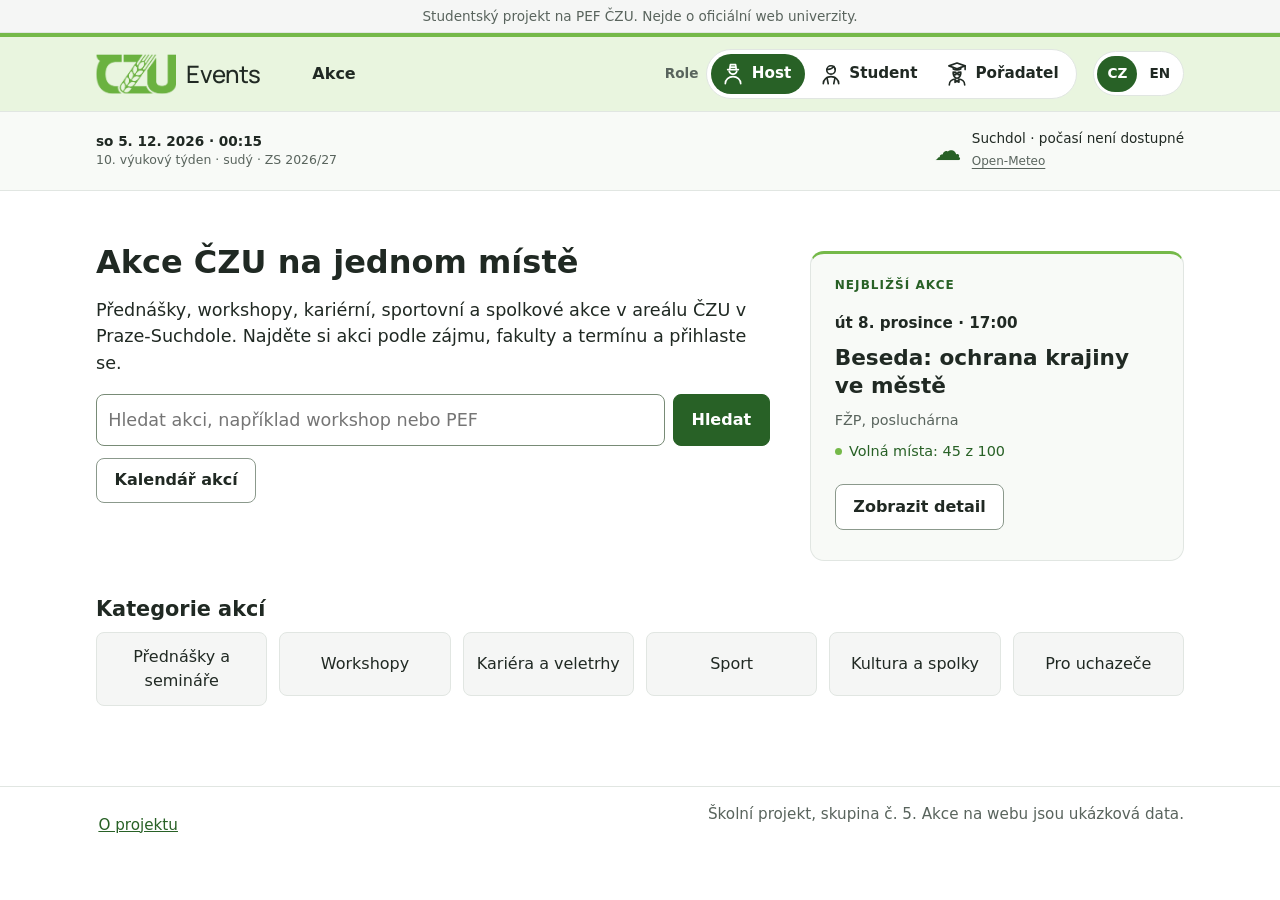
<file: index.html>
<!DOCTYPE html>
<html lang="cs">
<head>
  <meta charset="utf-8">
  <meta name="viewport" content="width=device-width, initial-scale=1">
  <title>Akce ČZU – přednášky, workshopy a akce v Suchdole | ČZU Events</title>
  <meta name="description" content="Všechny akce na ČZU na jednom místě: přednášky, workshopy, kariérní a sportovní akce. Najděte akci a přihlaste se.">
  <link rel="icon" href="img/favicon.svg" type="image/svg+xml">
  <link rel="stylesheet" href="css/style.css">
  <script src="js/role.js"></script>
  <script src="js/jazyk.js" defer></script>
  <script src="js/data.js" defer></script>
  <script src="js/app.js" defer></script>
  <script src="js/prehled.js" defer></script>
  <script src="js/uvod.js" defer></script>
</head>
<body data-koren="">
  <a class="preskocit" href="#obsah">Přeskočit na obsah</a>

  <header>
    <p class="projekt-lista">Studentský projekt na PEF ČZU. Nejde o oficiální web univerzity.</p>

    <div class="zahlavi">
      <div class="obal zahlavi-obsah">
        <a class="logo" href="index.html" aria-label="ČZU Events">
          <span class="logo-znak"><img src="img/czu-logo.png" alt="" width="447" height="447"></span>
          <span>Events</span>
        </a>
        <button type="button" class="menu-tlacitko" id="menu-tlacitko" aria-expanded="false" aria-controls="menu">
          <span aria-hidden="true">☰</span>
          <span class="skryte-vizualne">Menu</span>
        </button>
        <div class="menu" id="menu">
          <nav class="navigace" aria-label="Hlavní navigace">
            <ul>
              <li data-role="student poradatel"><a href="moje-akce.html">Moje akce</a></li>
              <li><a href="akce.html">Akce</a></li>
              <li data-role="poradatel"><a href="poradatel.html">Pro pořadatele</a></li>
            </ul>
          </nav>
          <fieldset class="role">
            <legend class="skryte-vizualne">Role</legend>
            <span class="role-popisek" aria-hidden="true">Role</span>
            <div class="role-volby">
              <input class="role-vstup" type="radio" name="role" id="role-host" value="host">
              <label class="role-volba" for="role-host" title="Host">
                <svg class="role-ikona" viewBox="0 0 32 32" width="28" height="28" aria-hidden="true" focusable="false"><path d="M9.5 10.5h13" stroke-width="2.2"/><path d="M12 10.5 12.8 4.5h6.4l.8 6"/><path d="M12.6 7.6h6.8"/><path d="M11.3 12.6a4.9 4.9 0 0 0 9.4 0"/><path d="M6.5 28c0-5.2 4.3-8.8 9.5-8.8s9.5 3.6 9.5 8.8"/></svg>
                <span>Host</span>
              </label>
              <input class="role-vstup" type="radio" name="role" id="role-student" value="student">
              <label class="role-volba" for="role-student" title="Student">
                <svg class="role-ikona" viewBox="0 0 32 32" width="28" height="28" aria-hidden="true" focusable="false"><circle cx="16" cy="11" r="5.2"/><path d="M10.9 10.2c2.4.3 6.4-.6 8.6-3.6 1 1.6 1.4 2.4 1.6 3.4"/><path d="M6.5 28c0-5.2 4.3-8.8 9.5-8.8s9.5 3.6 9.5 8.8"/><path d="M11 20.4 12.6 28M21 20.4 19.4 28"/></svg>
                <span>Student</span>
              </label>
              <input class="role-vstup" type="radio" name="role" id="role-poradatel" value="poradatel">
              <label class="role-volba" for="role-poradatel" title="Pořadatel">
                <svg class="role-ikona" viewBox="0 0 32 32" width="28" height="28" aria-hidden="true" focusable="false"><path d="M16 2.4 26 6 16 9.6 6 6z"/><path d="M11.4 8v1.9c1.4.7 3 1 4.6 1s3.2-.3 4.6-1V8"/><path d="M26 6v4.6"/><circle cx="13.4" cy="15.4" r="1.7"/><circle cx="18.6" cy="15.4" r="1.7"/><path d="M15.1 15.4h1.8"/><path d="M11.3 13.6c-.2 4.6 2 7.6 4.7 7.6s4.9-3 4.7-7.6"/><path d="M6.5 29.4c0-4.3 3.5-7 7.9-7.2M25.5 29.4c0-4.3-3.5-7-7.9-7.2"/><path d="M13.6 23.6 16 24.8l2.4-1.2v2.6L16 25l-2.4 1.2z"/></svg>
                <span>Pořadatel</span>
              </label>
            </div>
          </fieldset>
        </div>
        <div class="jazyk" role="group" aria-label="Jazyk">
          <button type="button" class="jazyk-volba" data-jazyk-volba="cs" lang="cs" aria-pressed="true">CZ<span class="skryte-vizualne" translate="no"> – čeština</span></button>
          <button type="button" class="jazyk-volba" data-jazyk-volba="en" lang="en" aria-pressed="false">EN<span class="skryte-vizualne" translate="no"> – English</span></button>
        </div>
      </div>
    </div>
    <div class="denni-prehled" role="region" aria-label="Dnešní přehled">
      <div class="obal prehled-obsah">
        <div class="prehled-dnes">
          <time class="prehled-datum"></time>
          <span class="prehled-tyden"></span>
        </div>
        <div class="prehled-pocasi">
          <span class="prehled-pocasi-ikona" aria-hidden="true">☁</span>
          <div><span class="prehled-pocasi-text">Suchdol</span><a class="prehled-pocasi-zdroj" href="https://open-meteo.com/">Open-Meteo</a></div>
        </div>
        <div class="prehled-profil">
          <span class="prehled-avatar" aria-hidden="true"></span>
          <span class="prehled-role-text"></span>
        </div>
      </div>
    </div>
  </header>

  <main id="obsah" class="obal">
    <section class="uvod-hlavni" aria-labelledby="uvod-nadpis">
      <div class="uvod-text">
      <h1 id="uvod-nadpis">Akce ČZU na jednom místě</h1>
      <p>Přednášky, workshopy, kariérní, sportovní a spolkové akce v areálu ČZU v Praze-Suchdole. Najděte si akci podle zájmu, fakulty a termínu a přihlaste se.</p>
      <form class="velke-hledani" action="akce.html" method="get" role="search">
        <label class="skryte-vizualne" for="q">Hledat akci</label>
        <input type="search" id="q" name="q" placeholder="Hledat akci, například workshop nebo PEF">
        <button type="submit" class="tlacitko tlacitko-plne">Hledat</button>
      </form>
      <a class="tlacitko" href="akce.html?zobrazeni=kalendar">Kalendář akcí</a>
      </div>
      <aside class="uvod-tip" aria-labelledby="tip-nadpis" hidden>
        <h2 id="tip-nadpis">Nejbližší akce</h2>
        <div id="tip-obsah" aria-busy="true"></div>
      </aside>
    </section>

    <section class="sekce" aria-labelledby="kategorie-nadpis">
      <h2 id="kategorie-nadpis">Kategorie akcí</h2>
      <ul class="dlazdice">
        <li><a href="akce.html?kategorie=Přednášky+a+semináře">Přednášky a semináře</a></li>
        <li><a href="akce.html?kategorie=Workshopy">Workshopy</a></li>
        <li><a href="akce.html?kategorie=Kariéra+a+veletrhy">Kariéra a veletrhy</a></li>
        <li><a href="akce.html?kategorie=Sport">Sport</a></li>
        <li><a href="akce.html?kategorie=Kultura+a+spolky">Kultura a spolky</a></li>
        <li><a href="akce.html?kategorie=Pro+uchazeče">Pro uchazeče</a></li>
      </ul>
    </section>

    <p id="chyba" role="alert" hidden></p>

    <section class="sekce" id="dalsi-akce" aria-labelledby="nejblizsi-nadpis">
      <h2 id="nejblizsi-nadpis">Další nadcházející akce</h2>
      <ul class="seznam-akci" id="nejblizsi"></ul>
      <noscript>
        <p>Seznam akcí se načítá JavaScriptem. Ukázkové akce: <a href="akce/internetove-technologie-20-11-2026.html">Internetové technologie – client side</a>, <a href="akce/karierni-veletrh-czu-25-11-2026.html">Kariérní veletrh ČZU</a>, <a href="akce/den-otevrenych-dveri-czu-27-11-2026.html">Den otevřených dveří ČZU</a>.</p>
      </noscript>
      <p><a class="tlacitko" href="akce.html">Zobrazit všechny akce</a></p>
    </section>
  </main>

  <footer class="paticka">
    <div class="obal paticka-obsah">
      <p><a href="o-projektu.html">O projektu</a></p>
      <p>Školní projekt, skupina č. 5. Akce na webu jsou ukázková data.</p>
    </div>
  </footer>
</body>
</html>
</file>
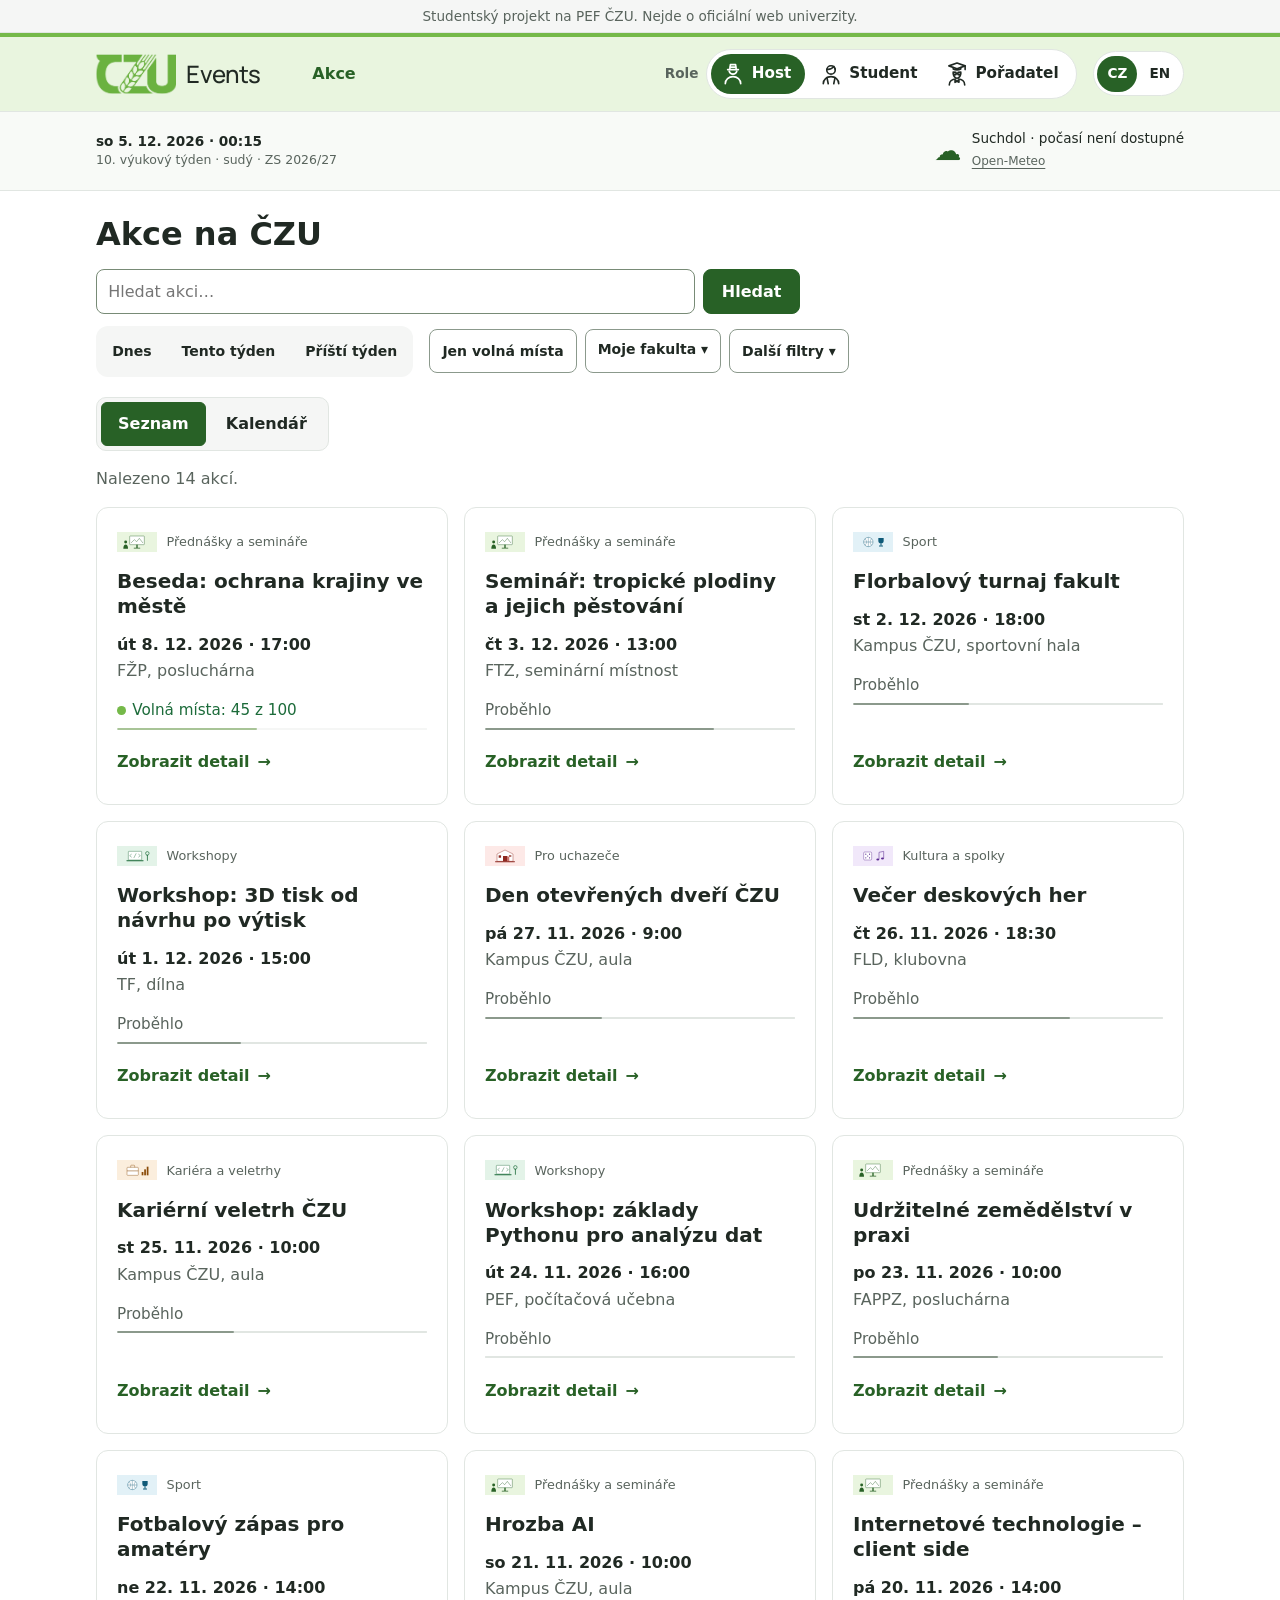
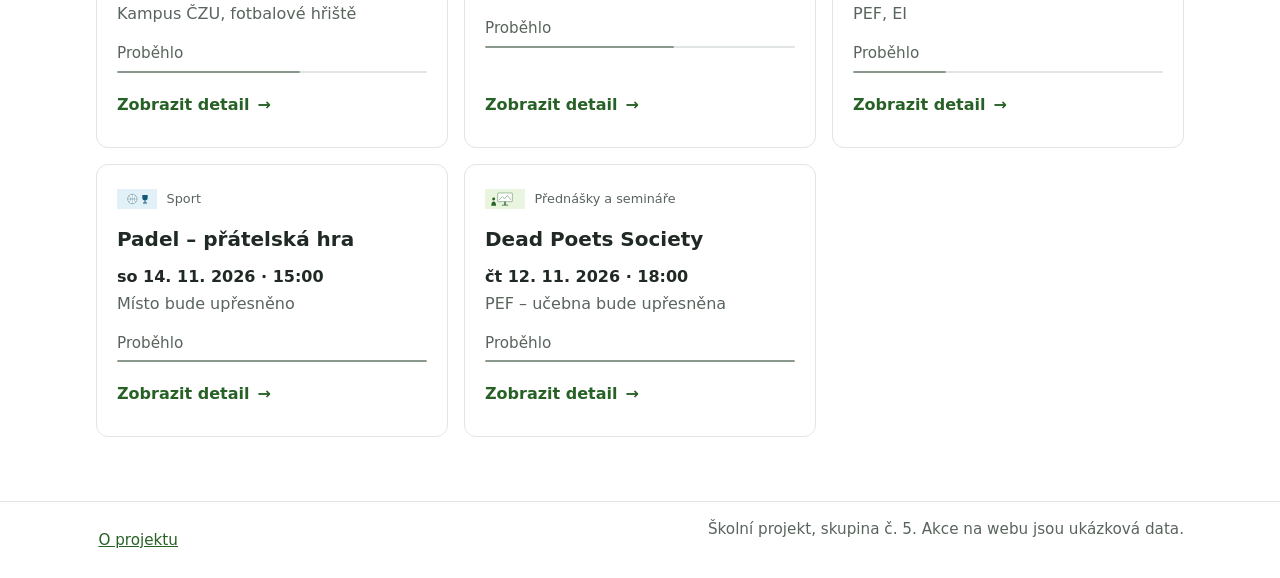
<file: akce.html>
<!DOCTYPE html>
<html lang="cs">
<head>
  <meta charset="utf-8">
  <meta name="viewport" content="width=device-width, initial-scale=1">
  <title>Program akcí ČZU – filtrujte podle fakulty a termínu | ČZU Events</title>
  <meta name="description" content="Přehled a kalendář akcí na ČZU. Filtrujte podle kategorie, fakulty a termínu a zobrazte jen akce s volnými místy.">
  <link rel="icon" href="img/favicon.svg" type="image/svg+xml">
  <link rel="stylesheet" href="css/style.css">
  <script src="js/role.js"></script>
  <script src="js/jazyk.js" defer></script>
  <script src="js/data.js" defer></script>
  <script src="js/app.js" defer></script>
  <script src="js/prehled.js" defer></script>
  <script src="js/katalog.js" defer></script>
</head>
<body data-koren="">
  <a class="preskocit" href="#obsah">Přeskočit na obsah</a>

  <header>
    <p class="projekt-lista">Studentský projekt na PEF ČZU. Nejde o oficiální web univerzity.</p>

    <div class="zahlavi">
      <div class="obal zahlavi-obsah">
        <a class="logo" href="index.html" aria-label="ČZU Events">
          <span class="logo-znak"><img src="img/czu-logo.png" alt="" width="447" height="447"></span>
          <span>Events</span>
        </a>
        <button type="button" class="menu-tlacitko" id="menu-tlacitko" aria-expanded="false" aria-controls="menu">
          <span aria-hidden="true">☰</span>
          <span class="skryte-vizualne">Menu</span>
        </button>
        <div class="menu" id="menu">
          <nav class="navigace" aria-label="Hlavní navigace">
            <ul>
              <li data-role="student poradatel"><a href="moje-akce.html">Moje akce</a></li>
              <li><a href="akce.html" aria-current="page">Akce</a></li>
              <li data-role="poradatel"><a href="poradatel.html">Pro pořadatele</a></li>
            </ul>
          </nav>
          <fieldset class="role">
            <legend class="skryte-vizualne">Role</legend>
            <span class="role-popisek" aria-hidden="true">Role</span>
            <div class="role-volby">
              <input class="role-vstup" type="radio" name="role" id="role-host" value="host">
              <label class="role-volba" for="role-host" title="Host">
                <svg class="role-ikona" viewBox="0 0 32 32" width="28" height="28" aria-hidden="true" focusable="false"><path d="M9.5 10.5h13" stroke-width="2.2"/><path d="M12 10.5 12.8 4.5h6.4l.8 6"/><path d="M12.6 7.6h6.8"/><path d="M11.3 12.6a4.9 4.9 0 0 0 9.4 0"/><path d="M6.5 28c0-5.2 4.3-8.8 9.5-8.8s9.5 3.6 9.5 8.8"/></svg>
                <span>Host</span>
              </label>
              <input class="role-vstup" type="radio" name="role" id="role-student" value="student">
              <label class="role-volba" for="role-student" title="Student">
                <svg class="role-ikona" viewBox="0 0 32 32" width="28" height="28" aria-hidden="true" focusable="false"><circle cx="16" cy="11" r="5.2"/><path d="M10.9 10.2c2.4.3 6.4-.6 8.6-3.6 1 1.6 1.4 2.4 1.6 3.4"/><path d="M6.5 28c0-5.2 4.3-8.8 9.5-8.8s9.5 3.6 9.5 8.8"/><path d="M11 20.4 12.6 28M21 20.4 19.4 28"/></svg>
                <span>Student</span>
              </label>
              <input class="role-vstup" type="radio" name="role" id="role-poradatel" value="poradatel">
              <label class="role-volba" for="role-poradatel" title="Pořadatel">
                <svg class="role-ikona" viewBox="0 0 32 32" width="28" height="28" aria-hidden="true" focusable="false"><path d="M16 2.4 26 6 16 9.6 6 6z"/><path d="M11.4 8v1.9c1.4.7 3 1 4.6 1s3.2-.3 4.6-1V8"/><path d="M26 6v4.6"/><circle cx="13.4" cy="15.4" r="1.7"/><circle cx="18.6" cy="15.4" r="1.7"/><path d="M15.1 15.4h1.8"/><path d="M11.3 13.6c-.2 4.6 2 7.6 4.7 7.6s4.9-3 4.7-7.6"/><path d="M6.5 29.4c0-4.3 3.5-7 7.9-7.2M25.5 29.4c0-4.3-3.5-7-7.9-7.2"/><path d="M13.6 23.6 16 24.8l2.4-1.2v2.6L16 25l-2.4 1.2z"/></svg>
                <span>Pořadatel</span>
              </label>
            </div>
          </fieldset>
        </div>
        <div class="jazyk" role="group" aria-label="Jazyk">
          <button type="button" class="jazyk-volba" data-jazyk-volba="cs" lang="cs" aria-pressed="true">CZ<span class="skryte-vizualne" translate="no"> – čeština</span></button>
          <button type="button" class="jazyk-volba" data-jazyk-volba="en" lang="en" aria-pressed="false">EN<span class="skryte-vizualne" translate="no"> – English</span></button>
        </div>
      </div>
    </div>
    <div class="denni-prehled" role="region" aria-label="Dnešní přehled">
      <div class="obal prehled-obsah">
        <div class="prehled-dnes">
          <time class="prehled-datum"></time>
          <span class="prehled-tyden"></span>
        </div>
        <div class="prehled-pocasi">
          <span class="prehled-pocasi-ikona" aria-hidden="true">☁</span>
          <div><span class="prehled-pocasi-text">Suchdol</span><a class="prehled-pocasi-zdroj" href="https://open-meteo.com/">Open-Meteo</a></div>
        </div>
        <div class="prehled-profil">
          <span class="prehled-avatar" aria-hidden="true"></span>
          <span class="prehled-role-text"></span>
        </div>
      </div>
    </div>
  </header>

  <main id="obsah" class="obal">
    <h1>Akce na ČZU</h1>

    <div class="katalog-ovladani">
      <form class="hledani" id="hledani-formular" role="search" action="akce.html" method="get">
        <label class="skryte-vizualne" for="hledat">Hledat akci</label>
        <input type="search" id="hledat" name="q" placeholder="Hledat akci…" autocomplete="off">
        <button type="submit" class="tlacitko tlacitko-plne">Hledat</button>
      </form>

      <div class="rychle-filtry" id="rychle-filtry" aria-label="Rychlé filtry" role="group" hidden>
        <div class="filtry-termin" role="group" aria-label="Termín akce">
        <button class="tlacitko" type="button" data-rychly-termin="dnes" aria-pressed="false">Dnes</button>
        <button class="tlacitko" type="button" data-rychly-termin="tyden" aria-pressed="false">Tento týden</button>
        <button class="tlacitko" type="button" data-rychly-termin="pristi-tyden" aria-pressed="false">Příští týden</button>
        </div>
        <div class="filtry-ostatni" role="group" aria-label="Další možnosti filtrování">
        <button class="tlacitko" type="button" id="rychle-volna" aria-pressed="false">Jen volná místa</button>
        <details id="moje-fakulta-volba">
          <summary class="tlacitko">Moje fakulta</summary>
          <div class="moje-fakulta-panel">
            <label for="moje-fakulta">Vyberte svou fakultu</label>
            <select id="moje-fakulta"></select>
            <button class="tlacitko" type="button" id="pouzit-fakultu">Použít</button>
            <p class="napoveda">Výběr si zapamatujeme pro příště.</p>
          </div>
        </details>
        <button type="button" class="tlacitko filtry-tlacitko" id="filtry-tlacitko" aria-expanded="false" aria-controls="filtry">Další filtry</button>
        </div>
      </div>

      <div class="filtry" id="filtry">
        <div class="filtr">
          <label for="kategorie">Kategorie</label>
          <select id="kategorie" autocomplete="off">
            <option value="">Všechny kategorie</option>
            <option value="Přednášky a semináře">Přednášky a semináře</option>
            <option value="Workshopy">Workshopy</option>
            <option value="Kariéra a veletrhy">Kariéra a veletrhy</option>
            <option value="Sport">Sport</option>
            <option value="Kultura a spolky">Kultura a spolky</option>
            <option value="Pro uchazeče">Pro uchazeče</option>
          </select>
        </div>
        <div class="filtr">
          <label for="fakulta">Fakulta</label>
          <select id="fakulta" autocomplete="off">
            <option value="">Všechny fakulty</option>
            <option value="PEF">PEF</option>
            <option value="FAPPZ">FAPPZ</option>
            <option value="FŽP">FŽP</option>
            <option value="FLD">FLD</option>
            <option value="FTZ">FTZ</option>
            <option value="TF">TF</option>
            <option value="celouniverzitní">celouniverzitní</option>
          </select>
        </div>
        <div class="filtr">
          <label for="termin">Termín</label>
          <select id="termin" autocomplete="off">
            <option value="">Kdykoli</option>
            <option value="dnes">Dnes</option>
            <option value="tyden">Tento týden</option>
            <option value="pristi-tyden">Příští týden</option>
            <option value="mesic">Tento měsíc</option>
            <option value="rozsah">Vlastní rozsah</option>
          </select>
        </div>
        <div class="rozsah" id="rozsah" hidden>
          <div class="filtr">
            <label for="od">Od</label>
            <input type="date" id="od" aria-describedby="rozsah-chyba">
          </div>
          <div class="filtr">
            <label for="do">Do</label>
            <input type="date" id="do" aria-describedby="rozsah-chyba">
          </div>
        </div>
        <p id="rozsah-chyba" class="zprava zprava-chyba" role="alert" hidden>Datum „Do“ musí být stejné nebo pozdější než datum „Od“.</p>
        <!-- Stav filtru drží toto pole; ovládá ho rychlé tlačítko „Jen volná místa“. -->
        <div class="filtr filtr-zaskrtnuti" hidden>
          <input type="checkbox" id="volna">
          <label for="volna">Jen volná místa</label>
        </div>
        <button type="button" class="tlacitko filtry-zrusit" id="zrusit" hidden>Zrušit filtry</button>
      </div>
    </div>

    <div class="aktivni-filtry" id="aktivni-filtry" role="group" aria-label="Použité filtry" hidden></div>

    <div class="zobrazeni-akci" id="zobrazeni-akci" role="group" aria-label="Zobrazení akcí" hidden>
      <button class="tlacitko" type="button" id="zobraz-seznam" aria-pressed="true" aria-controls="seznam">Seznam</button>
      <button class="tlacitko" type="button" id="zobraz-kalendar" aria-pressed="false" aria-controls="kalendar">Kalendář</button>
    </div>

    <p class="pocet-vysledku" id="pocet" role="status">Načítám akce…</p>
    <p id="chyba" role="alert" hidden></p>

    <ul class="seznam-akci" id="seznam" aria-busy="true"></ul>

    <section class="kalendar" id="kalendar" aria-label="Kalendář akcí" hidden>
      <div class="kalendar-mesic-panel">
        <div class="kalendar-navigace">
          <button class="tlacitko" type="button" id="predchozi-mesic" aria-label="Předchozí měsíc">‹</button>
          <h2 id="kalendar-mesic" aria-live="polite">Kalendář akcí</h2>
          <button class="tlacitko" type="button" id="dalsi-mesic" aria-label="Další měsíc">›</button>
        </div>
        <table class="kalendar-mrizka" aria-labelledby="kalendar-mesic">
          <thead>
            <tr>
              <th scope="col" abbr="Pondělí">Po</th>
              <th scope="col" abbr="Úterý">Út</th>
              <th scope="col" abbr="Středa">St</th>
              <th scope="col" abbr="Čtvrtek">Čt</th>
              <th scope="col" abbr="Pátek">Pá</th>
              <th scope="col" abbr="Sobota">So</th>
              <th scope="col" abbr="Neděle">Ne</th>
            </tr>
          </thead>
          <tbody id="kalendar-dny"></tbody>
        </table>
        <p class="kalendar-legenda"><span class="kalendar-tecka" aria-hidden="true"></span> Den s akcí</p>
      </div>
      <div class="kalendar-agenda">
        <h2 id="program-nadpis">Program měsíce</h2>
        <button class="tlacitko" type="button" id="program-vse" hidden>Zobrazit celý měsíc</button>
        <div id="kalendar-program"></div>
      </div>
    </section>

    <div class="prazdny-stav" id="prazdno" hidden>
      <p>Zadání neodpovídá žádná akce.</p>
      <button type="button" class="tlacitko" id="prazdno-zrusit">Zrušit filtry</button>
    </div>

    <noscript>
      <p>Katalog akcí se načítá JavaScriptem. Ukázkové akce: <a href="akce/internetove-technologie-20-11-2026.html">Internetové technologie – client side</a>, <a href="akce/karierni-veletrh-czu-25-11-2026.html">Kariérní veletrh ČZU</a>, <a href="akce/den-otevrenych-dveri-czu-27-11-2026.html">Den otevřených dveří ČZU</a>.</p>
    </noscript>
  </main>

  <footer class="paticka">
    <div class="obal paticka-obsah">
      <p><a href="o-projektu.html">O projektu</a></p>
      <p>Školní projekt, skupina č. 5. Akce na webu jsou ukázková data.</p>
    </div>
  </footer>
</body>
</html>
</file>
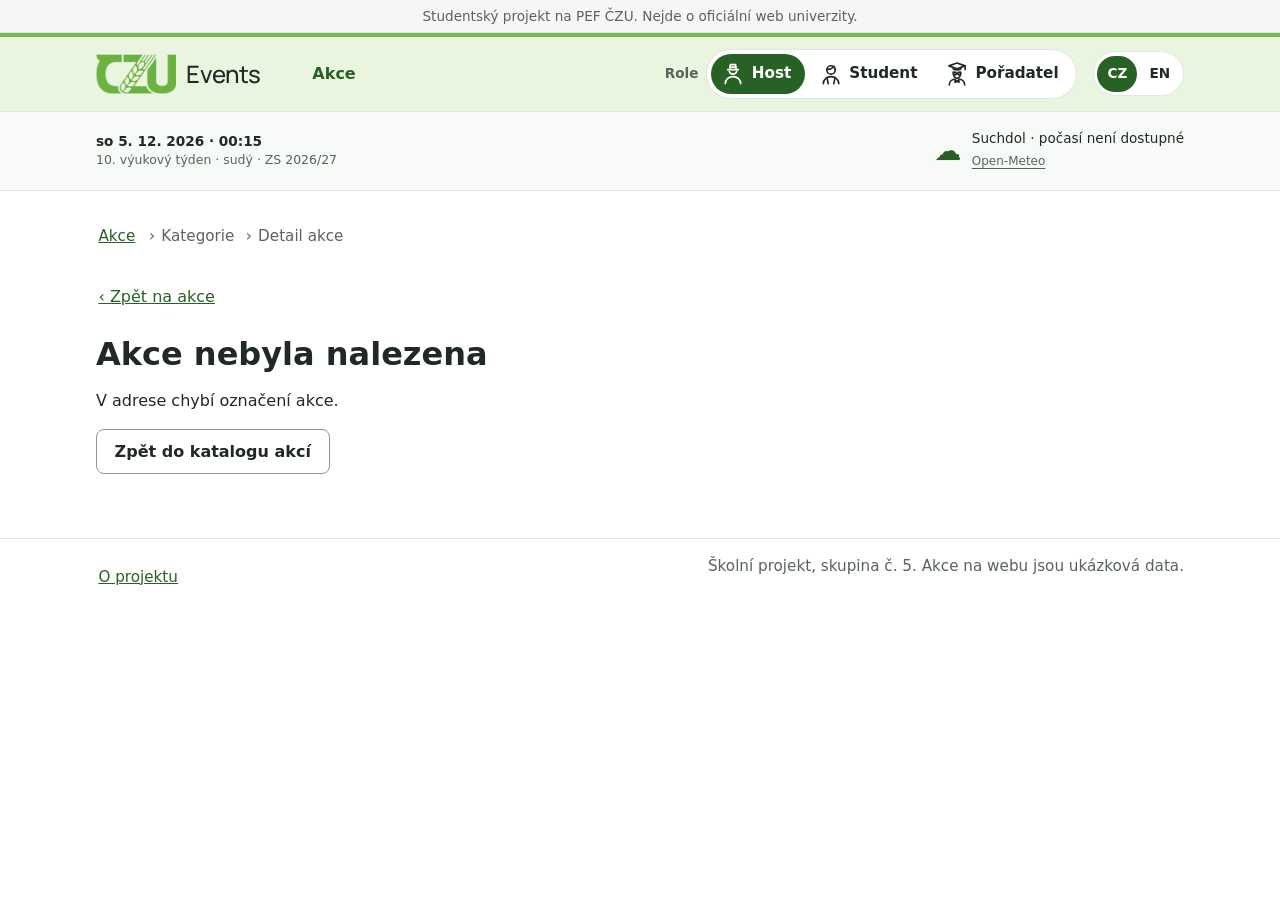
<file: detail.html>
<!DOCTYPE html>
<html lang="cs">
<head>
  <meta charset="utf-8">
  <meta name="viewport" content="width=device-width, initial-scale=1">
  <title>Detail akce | ČZU Events</title>
  <meta name="description" content="Detail akce na ČZU: termín, místo konání, obsazenost a přihlášení.">
  <link rel="icon" href="img/favicon.svg" type="image/svg+xml">
  <link rel="stylesheet" href="css/style.css">
  <script src="js/role.js"></script>
  <script src="js/jazyk.js" defer></script>
  <script src="js/data.js" defer></script>
  <script src="js/app.js" defer></script>
  <script src="js/prehled.js" defer></script>
  <script src="js/detail.js" defer></script>
</head>
<body data-koren="" data-sablona="ano" class="ma-listu">
  <a class="preskocit" href="#obsah">Přeskočit na obsah</a>

  <header>
    <p class="projekt-lista">Studentský projekt na PEF ČZU. Nejde o oficiální web univerzity.</p>

    <div class="zahlavi">
      <div class="obal zahlavi-obsah">
        <a class="logo" href="index.html" aria-label="ČZU Events">
          <span class="logo-znak"><img src="img/czu-logo.png" alt="" width="447" height="447"></span>
          <span>Events</span>
        </a>
        <button type="button" class="menu-tlacitko" id="menu-tlacitko" aria-expanded="false" aria-controls="menu">
          <span aria-hidden="true">☰</span>
          <span class="skryte-vizualne">Menu</span>
        </button>
        <div class="menu" id="menu">
          <nav class="navigace" aria-label="Hlavní navigace">
            <ul>
              <li data-role="student poradatel"><a href="moje-akce.html">Moje akce</a></li>
              <li><a href="akce.html" aria-current="page">Akce</a></li>
              <li data-role="poradatel"><a href="poradatel.html">Pro pořadatele</a></li>
            </ul>
          </nav>
          <fieldset class="role">
            <legend class="skryte-vizualne">Role</legend>
            <span class="role-popisek" aria-hidden="true">Role</span>
            <div class="role-volby">
              <input class="role-vstup" type="radio" name="role" id="role-host" value="host">
              <label class="role-volba" for="role-host" title="Host">
                <svg class="role-ikona" viewBox="0 0 32 32" width="28" height="28" aria-hidden="true" focusable="false"><path d="M9.5 10.5h13" stroke-width="2.2"/><path d="M12 10.5 12.8 4.5h6.4l.8 6"/><path d="M12.6 7.6h6.8"/><path d="M11.3 12.6a4.9 4.9 0 0 0 9.4 0"/><path d="M6.5 28c0-5.2 4.3-8.8 9.5-8.8s9.5 3.6 9.5 8.8"/></svg>
                <span>Host</span>
              </label>
              <input class="role-vstup" type="radio" name="role" id="role-student" value="student">
              <label class="role-volba" for="role-student" title="Student">
                <svg class="role-ikona" viewBox="0 0 32 32" width="28" height="28" aria-hidden="true" focusable="false"><circle cx="16" cy="11" r="5.2"/><path d="M10.9 10.2c2.4.3 6.4-.6 8.6-3.6 1 1.6 1.4 2.4 1.6 3.4"/><path d="M6.5 28c0-5.2 4.3-8.8 9.5-8.8s9.5 3.6 9.5 8.8"/><path d="M11 20.4 12.6 28M21 20.4 19.4 28"/></svg>
                <span>Student</span>
              </label>
              <input class="role-vstup" type="radio" name="role" id="role-poradatel" value="poradatel">
              <label class="role-volba" for="role-poradatel" title="Pořadatel">
                <svg class="role-ikona" viewBox="0 0 32 32" width="28" height="28" aria-hidden="true" focusable="false"><path d="M16 2.4 26 6 16 9.6 6 6z"/><path d="M11.4 8v1.9c1.4.7 3 1 4.6 1s3.2-.3 4.6-1V8"/><path d="M26 6v4.6"/><circle cx="13.4" cy="15.4" r="1.7"/><circle cx="18.6" cy="15.4" r="1.7"/><path d="M15.1 15.4h1.8"/><path d="M11.3 13.6c-.2 4.6 2 7.6 4.7 7.6s4.9-3 4.7-7.6"/><path d="M6.5 29.4c0-4.3 3.5-7 7.9-7.2M25.5 29.4c0-4.3-3.5-7-7.9-7.2"/><path d="M13.6 23.6 16 24.8l2.4-1.2v2.6L16 25l-2.4 1.2z"/></svg>
                <span>Pořadatel</span>
              </label>
            </div>
          </fieldset>
        </div>
        <div class="jazyk" role="group" aria-label="Jazyk">
          <button type="button" class="jazyk-volba" data-jazyk-volba="cs" lang="cs" aria-pressed="true">CZ<span class="skryte-vizualne" translate="no"> – čeština</span></button>
          <button type="button" class="jazyk-volba" data-jazyk-volba="en" lang="en" aria-pressed="false">EN<span class="skryte-vizualne" translate="no"> – English</span></button>
        </div>
      </div>
    </div>
    <div class="denni-prehled" role="region" aria-label="Dnešní přehled">
      <div class="obal prehled-obsah">
        <div class="prehled-dnes">
          <time class="prehled-datum"></time>
          <span class="prehled-tyden"></span>
        </div>
        <div class="prehled-pocasi">
          <span class="prehled-pocasi-ikona" aria-hidden="true">☁</span>
          <div><span class="prehled-pocasi-text">Suchdol</span><a class="prehled-pocasi-zdroj" href="https://open-meteo.com/">Open-Meteo</a></div>
        </div>
        <div class="prehled-profil">
          <span class="prehled-avatar" aria-hidden="true"></span>
          <span class="prehled-role-text"></span>
        </div>
      </div>
    </div>
  </header>

  <main id="obsah" class="obal">
    <nav aria-label="Drobečková navigace" class="drobecky-detail">
      <ol class="drobecky">
        <li><a href="akce.html">Akce</a></li>
        <li id="akce-drobecky-kategorie">Kategorie</li>
        <li id="akce-drobecky-nazev" aria-current="page">Detail akce</li>
      </ol>
    </nav>
    <a class="zpet" href="akce.html">‹ Zpět na akce</a>

    <article class="detail" id="detail" aria-busy="true" hidden>
      <h1 id="akce-nazev">Detail akce</h1>

      <div class="detail-nenalezeno" id="nenalezeno" hidden>
        <p id="nenalezeno-text"></p>
        <p><a class="tlacitko" href="akce.html">Zpět do katalogu akcí</a></p>
      </div>

      <div class="detail-rozlozeni" id="detail-obsah">
        <div class="detail-hlavni">
          <img class="detail-obrazek" id="akce-obrazek" src="img/prednasky.svg" alt="" width="600" height="300">

          <dl class="detail-udaje">
            <div><dt>Kdy:</dt> <dd id="akce-kdy"></dd></div>
            <div><dt>Kde:</dt> <dd id="akce-kde"></dd></div>
            <div><dt>Pořádá:</dt> <dd id="akce-poradatel"></dd></div>
          </dl>

          <section class="detail-popis" aria-labelledby="o-akci">
            <h2 id="o-akci">O akci</h2>
            <p id="akce-popis"></p>
          </section>
        </div>

        <div class="detail-bok">
          <section class="box box-obsazenost" aria-labelledby="akce-obsazenost-text">
            <h2 id="akce-obsazenost-text">Volná místa</h2>
            <progress id="akce-obsazenost-ukazatel" max="1" value="1" aria-label="Volná místa: 1 z 1"></progress>
            <p id="akce-stav" role="status" hidden></p>
            <div class="prihlaseni-lista">
              <button type="button" class="tlacitko tlacitko-plne tlacitko-sirka" id="akce-tlacitko" disabled>Přihlásit se</button>
              <p id="akce-poznamka" hidden></p>
            </div>
          </section>

          <section class="box box-mapa" aria-labelledby="mapa-nadpis">
            <h2 id="mapa-nadpis">Mapa místa konání</h2>
            <div class="mapa" id="akce-mapa"></div>
          </section>
        </div>
      </div>
    </article>
  </main>

  <footer class="paticka">
    <div class="obal paticka-obsah">
      <p><a href="o-projektu.html">O projektu</a></p>
      <p>Školní projekt, skupina č. 5. Akce na webu jsou ukázková data.</p>
    </div>
  </footer>
</body>
</html>
</file>
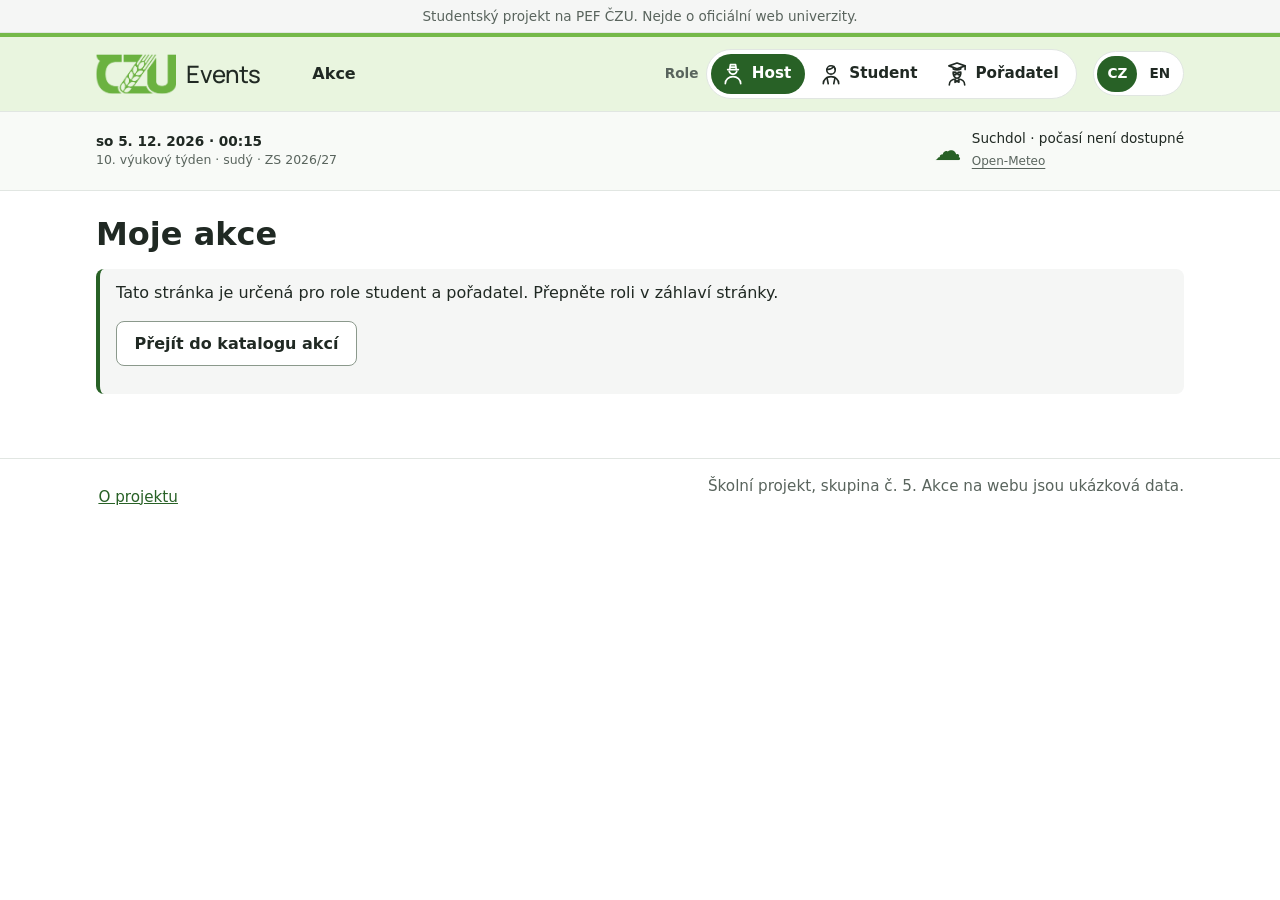
<file: moje-akce.html>
<!DOCTYPE html>
<html lang="cs">
<head>
  <meta charset="utf-8">
  <meta name="viewport" content="width=device-width, initial-scale=1">
  <title>Moje akce | ČZU Events</title>
  <meta name="description" content="Přehled akcí na ČZU, na které jste přihlášeni, s možností odhlášení.">
  <link rel="icon" href="img/favicon.svg" type="image/svg+xml">
  <link rel="stylesheet" href="css/style.css">
  <script src="js/role.js"></script>
  <script src="js/jazyk.js" defer></script>
  <script src="js/data.js" defer></script>
  <script src="js/app.js" defer></script>
  <script src="js/prehled.js" defer></script>
  <script src="js/moje-akce.js" defer></script>
</head>
<body data-koren="">
  <a class="preskocit" href="#obsah">Přeskočit na obsah</a>

  <header>
    <p class="projekt-lista">Studentský projekt na PEF ČZU. Nejde o oficiální web univerzity.</p>

    <div class="zahlavi">
      <div class="obal zahlavi-obsah">
        <a class="logo" href="index.html" aria-label="ČZU Events">
          <span class="logo-znak"><img src="img/czu-logo.png" alt="" width="447" height="447"></span>
          <span>Events</span>
        </a>
        <button type="button" class="menu-tlacitko" id="menu-tlacitko" aria-expanded="false" aria-controls="menu">
          <span aria-hidden="true">☰</span>
          <span class="skryte-vizualne">Menu</span>
        </button>
        <div class="menu" id="menu">
          <nav class="navigace" aria-label="Hlavní navigace">
            <ul>
              <li data-role="student poradatel"><a href="moje-akce.html" aria-current="page">Moje akce</a></li>
              <li><a href="akce.html">Akce</a></li>
              <li data-role="poradatel"><a href="poradatel.html">Pro pořadatele</a></li>
            </ul>
          </nav>
          <fieldset class="role">
            <legend class="skryte-vizualne">Role</legend>
            <span class="role-popisek" aria-hidden="true">Role</span>
            <div class="role-volby">
              <input class="role-vstup" type="radio" name="role" id="role-host" value="host">
              <label class="role-volba" for="role-host" title="Host">
                <svg class="role-ikona" viewBox="0 0 32 32" width="28" height="28" aria-hidden="true" focusable="false"><path d="M9.5 10.5h13" stroke-width="2.2"/><path d="M12 10.5 12.8 4.5h6.4l.8 6"/><path d="M12.6 7.6h6.8"/><path d="M11.3 12.6a4.9 4.9 0 0 0 9.4 0"/><path d="M6.5 28c0-5.2 4.3-8.8 9.5-8.8s9.5 3.6 9.5 8.8"/></svg>
                <span>Host</span>
              </label>
              <input class="role-vstup" type="radio" name="role" id="role-student" value="student">
              <label class="role-volba" for="role-student" title="Student">
                <svg class="role-ikona" viewBox="0 0 32 32" width="28" height="28" aria-hidden="true" focusable="false"><circle cx="16" cy="11" r="5.2"/><path d="M10.9 10.2c2.4.3 6.4-.6 8.6-3.6 1 1.6 1.4 2.4 1.6 3.4"/><path d="M6.5 28c0-5.2 4.3-8.8 9.5-8.8s9.5 3.6 9.5 8.8"/><path d="M11 20.4 12.6 28M21 20.4 19.4 28"/></svg>
                <span>Student</span>
              </label>
              <input class="role-vstup" type="radio" name="role" id="role-poradatel" value="poradatel">
              <label class="role-volba" for="role-poradatel" title="Pořadatel">
                <svg class="role-ikona" viewBox="0 0 32 32" width="28" height="28" aria-hidden="true" focusable="false"><path d="M16 2.4 26 6 16 9.6 6 6z"/><path d="M11.4 8v1.9c1.4.7 3 1 4.6 1s3.2-.3 4.6-1V8"/><path d="M26 6v4.6"/><circle cx="13.4" cy="15.4" r="1.7"/><circle cx="18.6" cy="15.4" r="1.7"/><path d="M15.1 15.4h1.8"/><path d="M11.3 13.6c-.2 4.6 2 7.6 4.7 7.6s4.9-3 4.7-7.6"/><path d="M6.5 29.4c0-4.3 3.5-7 7.9-7.2M25.5 29.4c0-4.3-3.5-7-7.9-7.2"/><path d="M13.6 23.6 16 24.8l2.4-1.2v2.6L16 25l-2.4 1.2z"/></svg>
                <span>Pořadatel</span>
              </label>
            </div>
          </fieldset>
        </div>
        <div class="jazyk" role="group" aria-label="Jazyk">
          <button type="button" class="jazyk-volba" data-jazyk-volba="cs" lang="cs" aria-pressed="true">CZ<span class="skryte-vizualne" translate="no"> – čeština</span></button>
          <button type="button" class="jazyk-volba" data-jazyk-volba="en" lang="en" aria-pressed="false">EN<span class="skryte-vizualne" translate="no"> – English</span></button>
        </div>
      </div>
    </div>
    <div class="denni-prehled" role="region" aria-label="Dnešní přehled">
      <div class="obal prehled-obsah">
        <div class="prehled-dnes">
          <time class="prehled-datum"></time>
          <span class="prehled-tyden"></span>
        </div>
        <div class="prehled-pocasi">
          <span class="prehled-pocasi-ikona" aria-hidden="true">☁</span>
          <div><span class="prehled-pocasi-text">Suchdol</span><a class="prehled-pocasi-zdroj" href="https://open-meteo.com/">Open-Meteo</a></div>
        </div>
        <div class="prehled-profil">
          <span class="prehled-avatar" aria-hidden="true"></span>
          <span class="prehled-role-text"></span>
        </div>
      </div>
    </div>
  </header>

  <main id="obsah" class="obal">
    <h1>Moje akce</h1>

    <div class="zprava" id="jen-student" hidden>
      <p>Tato stránka je určená pro role student a pořadatel. Přepněte roli v záhlaví stránky.</p>
      <p><a class="tlacitko" href="akce.html">Přejít do katalogu akcí</a></p>
    </div>

    <div id="moje-obsah">
      <p id="stav" role="status" hidden></p>

      <ul class="seznam-akci" id="seznam"></ul>

      <div class="prazdny-stav" id="prazdno" hidden>
        <p>Zatím nejste přihlášeni na žádnou akci.</p>
        <a class="tlacitko" href="akce.html">Najít akci v katalogu</a>
      </div>
    </div>
  </main>

  <footer class="paticka">
    <div class="obal paticka-obsah">
      <p><a href="o-projektu.html">O projektu</a></p>
      <p>Školní projekt, skupina č. 5. Akce na webu jsou ukázková data.</p>
    </div>
  </footer>
</body>
</html>
</file>
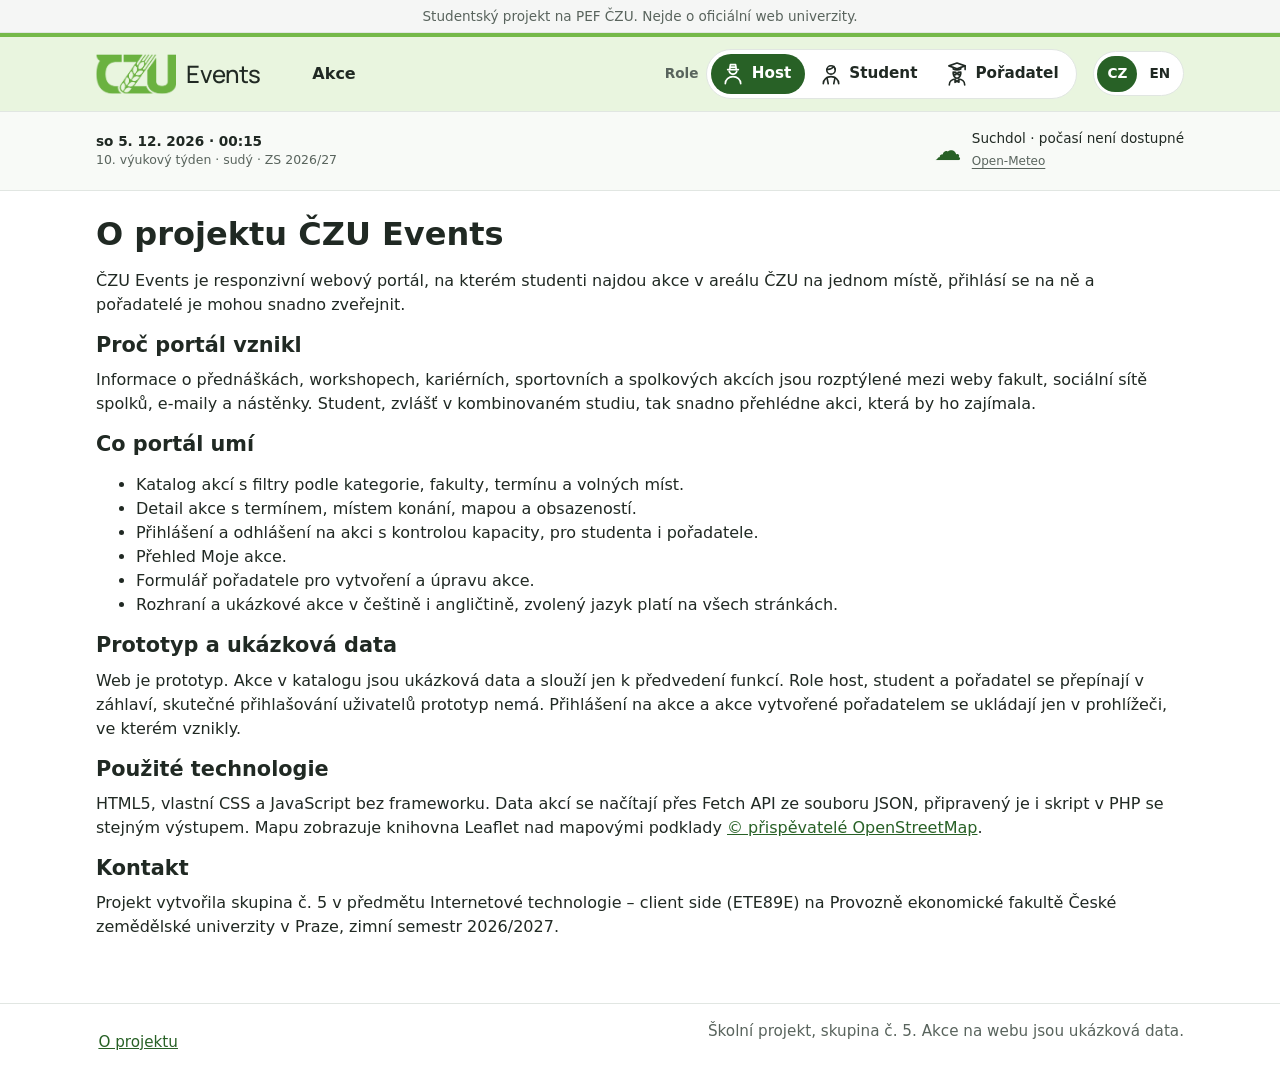
<file: o-projektu.html>
<!DOCTYPE html>
<html lang="cs">
<head>
  <meta charset="utf-8">
  <meta name="viewport" content="width=device-width, initial-scale=1">
  <title>O projektu | ČZU Events</title>
  <meta name="description" content="ČZU Events je školní projekt: portál, kde studenti najdou akce v areálu ČZU na jednom místě a přihlásí se na ně.">
  <link rel="icon" href="img/favicon.svg" type="image/svg+xml">
  <link rel="stylesheet" href="css/style.css">
  <script src="js/role.js"></script>
  <script src="js/jazyk.js" defer></script>
  <script src="js/data.js" defer></script>
  <script src="js/app.js" defer></script>
  <script src="js/prehled.js" defer></script>
</head>
<body data-koren="">
  <a class="preskocit" href="#obsah">Přeskočit na obsah</a>

  <header>
    <p class="projekt-lista">Studentský projekt na PEF ČZU. Nejde o oficiální web univerzity.</p>

    <div class="zahlavi">
      <div class="obal zahlavi-obsah">
        <a class="logo" href="index.html" aria-label="ČZU Events">
          <span class="logo-znak"><img src="img/czu-logo.png" alt="" width="447" height="447"></span>
          <span>Events</span>
        </a>
        <button type="button" class="menu-tlacitko" id="menu-tlacitko" aria-expanded="false" aria-controls="menu">
          <span aria-hidden="true">☰</span>
          <span class="skryte-vizualne">Menu</span>
        </button>
        <div class="menu" id="menu">
          <nav class="navigace" aria-label="Hlavní navigace">
            <ul>
              <li data-role="student poradatel"><a href="moje-akce.html">Moje akce</a></li>
              <li><a href="akce.html">Akce</a></li>
              <li data-role="poradatel"><a href="poradatel.html">Pro pořadatele</a></li>
            </ul>
          </nav>
          <fieldset class="role">
            <legend class="skryte-vizualne">Role</legend>
            <span class="role-popisek" aria-hidden="true">Role</span>
            <div class="role-volby">
              <input class="role-vstup" type="radio" name="role" id="role-host" value="host">
              <label class="role-volba" for="role-host" title="Host">
                <svg class="role-ikona" viewBox="0 0 32 32" width="28" height="28" aria-hidden="true" focusable="false"><path d="M9.5 10.5h13" stroke-width="2.2"/><path d="M12 10.5 12.8 4.5h6.4l.8 6"/><path d="M12.6 7.6h6.8"/><path d="M11.3 12.6a4.9 4.9 0 0 0 9.4 0"/><path d="M6.5 28c0-5.2 4.3-8.8 9.5-8.8s9.5 3.6 9.5 8.8"/></svg>
                <span>Host</span>
              </label>
              <input class="role-vstup" type="radio" name="role" id="role-student" value="student">
              <label class="role-volba" for="role-student" title="Student">
                <svg class="role-ikona" viewBox="0 0 32 32" width="28" height="28" aria-hidden="true" focusable="false"><circle cx="16" cy="11" r="5.2"/><path d="M10.9 10.2c2.4.3 6.4-.6 8.6-3.6 1 1.6 1.4 2.4 1.6 3.4"/><path d="M6.5 28c0-5.2 4.3-8.8 9.5-8.8s9.5 3.6 9.5 8.8"/><path d="M11 20.4 12.6 28M21 20.4 19.4 28"/></svg>
                <span>Student</span>
              </label>
              <input class="role-vstup" type="radio" name="role" id="role-poradatel" value="poradatel">
              <label class="role-volba" for="role-poradatel" title="Pořadatel">
                <svg class="role-ikona" viewBox="0 0 32 32" width="28" height="28" aria-hidden="true" focusable="false"><path d="M16 2.4 26 6 16 9.6 6 6z"/><path d="M11.4 8v1.9c1.4.7 3 1 4.6 1s3.2-.3 4.6-1V8"/><path d="M26 6v4.6"/><circle cx="13.4" cy="15.4" r="1.7"/><circle cx="18.6" cy="15.4" r="1.7"/><path d="M15.1 15.4h1.8"/><path d="M11.3 13.6c-.2 4.6 2 7.6 4.7 7.6s4.9-3 4.7-7.6"/><path d="M6.5 29.4c0-4.3 3.5-7 7.9-7.2M25.5 29.4c0-4.3-3.5-7-7.9-7.2"/><path d="M13.6 23.6 16 24.8l2.4-1.2v2.6L16 25l-2.4 1.2z"/></svg>
                <span>Pořadatel</span>
              </label>
            </div>
          </fieldset>
        </div>
        <div class="jazyk" role="group" aria-label="Jazyk">
          <button type="button" class="jazyk-volba" data-jazyk-volba="cs" lang="cs" aria-pressed="true">CZ<span class="skryte-vizualne" translate="no"> – čeština</span></button>
          <button type="button" class="jazyk-volba" data-jazyk-volba="en" lang="en" aria-pressed="false">EN<span class="skryte-vizualne" translate="no"> – English</span></button>
        </div>
      </div>
    </div>
    <div class="denni-prehled" role="region" aria-label="Dnešní přehled">
      <div class="obal prehled-obsah">
        <div class="prehled-dnes">
          <time class="prehled-datum"></time>
          <span class="prehled-tyden"></span>
        </div>
        <div class="prehled-pocasi">
          <span class="prehled-pocasi-ikona" aria-hidden="true">☁</span>
          <div><span class="prehled-pocasi-text">Suchdol</span><a class="prehled-pocasi-zdroj" href="https://open-meteo.com/">Open-Meteo</a></div>
        </div>
        <div class="prehled-profil">
          <span class="prehled-avatar" aria-hidden="true"></span>
          <span class="prehled-role-text"></span>
        </div>
      </div>
    </div>
  </header>

  <main id="obsah" class="obal">
    <h1>O projektu ČZU Events</h1>

    <p>ČZU Events je responzivní webový portál, na kterém studenti najdou akce v areálu ČZU na jednom místě, přihlásí se na ně a pořadatelé je mohou snadno zveřejnit.</p>

    <h2>Proč portál vznikl</h2>
    <p>Informace o přednáškách, workshopech, kariérních, sportovních a spolkových akcích jsou rozptýlené mezi weby fakult, sociální sítě spolků, e-maily a nástěnky. Student, zvlášť v kombinovaném studiu, tak snadno přehlédne akci, která by ho zajímala.</p>

    <h2>Co portál umí</h2>
    <ul>
      <li>Katalog akcí s filtry podle kategorie, fakulty, termínu a volných míst.</li>
      <li>Detail akce s termínem, místem konání, mapou a obsazeností.</li>
      <li>Přihlášení a odhlášení na akci s kontrolou kapacity, pro studenta i pořadatele.</li>
      <li>Přehled Moje akce.</li>
      <li>Formulář pořadatele pro vytvoření a úpravu akce.</li>
      <li>Rozhraní a ukázkové akce v češtině i angličtině, zvolený jazyk platí na všech stránkách.</li>
    </ul>

    <h2>Prototyp a ukázková data</h2>
    <p>Web je prototyp. Akce v katalogu jsou ukázková data a slouží jen k předvedení funkcí. Role host, student a pořadatel se přepínají v záhlaví, skutečné přihlašování uživatelů prototyp nemá. Přihlášení na akce a akce vytvořené pořadatelem se ukládají jen v prohlížeči, ve kterém vznikly.</p>

    <h2>Použité technologie</h2>
    <p>HTML5, vlastní CSS a JavaScript bez frameworku. Data akcí se načítají přes Fetch API ze souboru JSON, připravený je i skript v PHP se stejným výstupem. Mapu zobrazuje knihovna Leaflet nad mapovými podklady <a href="https://www.openstreetmap.org/copyright">© přispěvatelé OpenStreetMap</a>.</p>

    <h2>Kontakt</h2>
    <p>Projekt vytvořila skupina č. 5 v předmětu Internetové technologie – client side (ETE89E) na Provozně ekonomické fakultě České zemědělské univerzity v Praze, zimní semestr 2026/2027.</p>
  </main>

  <footer class="paticka">
    <div class="obal paticka-obsah">
      <p><a href="o-projektu.html">O projektu</a></p>
      <p>Školní projekt, skupina č. 5. Akce na webu jsou ukázková data.</p>
    </div>
  </footer>
</body>
</html>
</file>
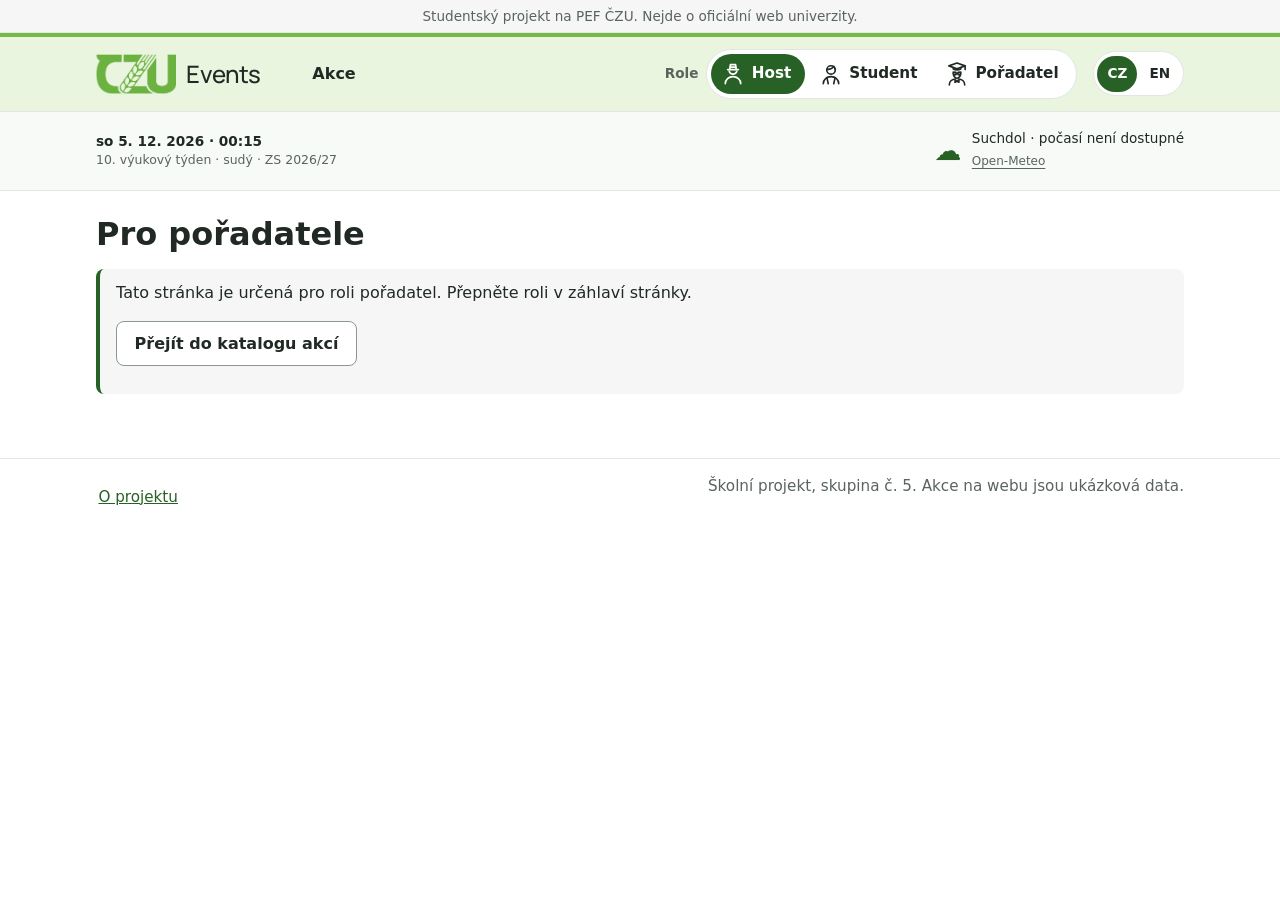
<file: poradatel.html>
<!DOCTYPE html>
<html lang="cs">
<head>
  <meta charset="utf-8">
  <meta name="viewport" content="width=device-width, initial-scale=1">
  <title>Pro pořadatele | ČZU Events</title>
  <meta name="description" content="Vytvoření a úprava akce na ČZU a přehled vlastních akcí s počtem přihlášených.">
  <link rel="icon" href="img/favicon.svg" type="image/svg+xml">
  <link rel="stylesheet" href="css/style.css">
  <script src="js/role.js"></script>
  <script src="js/jazyk.js" defer></script>
  <script src="js/data.js" defer></script>
  <script src="js/app.js" defer></script>
  <script src="js/prehled.js" defer></script>
  <script src="js/poradatel.js" defer></script>
</head>
<body data-koren="">
  <a class="preskocit" href="#obsah">Přeskočit na obsah</a>

  <header>
    <p class="projekt-lista">Studentský projekt na PEF ČZU. Nejde o oficiální web univerzity.</p>

    <div class="zahlavi">
      <div class="obal zahlavi-obsah">
        <a class="logo" href="index.html" aria-label="ČZU Events">
          <span class="logo-znak"><img src="img/czu-logo.png" alt="" width="447" height="447"></span>
          <span>Events</span>
        </a>
        <button type="button" class="menu-tlacitko" id="menu-tlacitko" aria-expanded="false" aria-controls="menu">
          <span aria-hidden="true">☰</span>
          <span class="skryte-vizualne">Menu</span>
        </button>
        <div class="menu" id="menu">
          <nav class="navigace" aria-label="Hlavní navigace">
            <ul>
              <li data-role="student poradatel"><a href="moje-akce.html">Moje akce</a></li>
              <li><a href="akce.html">Akce</a></li>
              <li data-role="poradatel"><a href="poradatel.html" aria-current="page">Pro pořadatele</a></li>
            </ul>
          </nav>
          <fieldset class="role">
            <legend class="skryte-vizualne">Role</legend>
            <span class="role-popisek" aria-hidden="true">Role</span>
            <div class="role-volby">
              <input class="role-vstup" type="radio" name="role" id="role-host" value="host">
              <label class="role-volba" for="role-host" title="Host">
                <svg class="role-ikona" viewBox="0 0 32 32" width="28" height="28" aria-hidden="true" focusable="false"><path d="M9.5 10.5h13" stroke-width="2.2"/><path d="M12 10.5 12.8 4.5h6.4l.8 6"/><path d="M12.6 7.6h6.8"/><path d="M11.3 12.6a4.9 4.9 0 0 0 9.4 0"/><path d="M6.5 28c0-5.2 4.3-8.8 9.5-8.8s9.5 3.6 9.5 8.8"/></svg>
                <span>Host</span>
              </label>
              <input class="role-vstup" type="radio" name="role" id="role-student" value="student">
              <label class="role-volba" for="role-student" title="Student">
                <svg class="role-ikona" viewBox="0 0 32 32" width="28" height="28" aria-hidden="true" focusable="false"><circle cx="16" cy="11" r="5.2"/><path d="M10.9 10.2c2.4.3 6.4-.6 8.6-3.6 1 1.6 1.4 2.4 1.6 3.4"/><path d="M6.5 28c0-5.2 4.3-8.8 9.5-8.8s9.5 3.6 9.5 8.8"/><path d="M11 20.4 12.6 28M21 20.4 19.4 28"/></svg>
                <span>Student</span>
              </label>
              <input class="role-vstup" type="radio" name="role" id="role-poradatel" value="poradatel">
              <label class="role-volba" for="role-poradatel" title="Pořadatel">
                <svg class="role-ikona" viewBox="0 0 32 32" width="28" height="28" aria-hidden="true" focusable="false"><path d="M16 2.4 26 6 16 9.6 6 6z"/><path d="M11.4 8v1.9c1.4.7 3 1 4.6 1s3.2-.3 4.6-1V8"/><path d="M26 6v4.6"/><circle cx="13.4" cy="15.4" r="1.7"/><circle cx="18.6" cy="15.4" r="1.7"/><path d="M15.1 15.4h1.8"/><path d="M11.3 13.6c-.2 4.6 2 7.6 4.7 7.6s4.9-3 4.7-7.6"/><path d="M6.5 29.4c0-4.3 3.5-7 7.9-7.2M25.5 29.4c0-4.3-3.5-7-7.9-7.2"/><path d="M13.6 23.6 16 24.8l2.4-1.2v2.6L16 25l-2.4 1.2z"/></svg>
                <span>Pořadatel</span>
              </label>
            </div>
          </fieldset>
        </div>
        <div class="jazyk" role="group" aria-label="Jazyk">
          <button type="button" class="jazyk-volba" data-jazyk-volba="cs" lang="cs" aria-pressed="true">CZ<span class="skryte-vizualne" translate="no"> – čeština</span></button>
          <button type="button" class="jazyk-volba" data-jazyk-volba="en" lang="en" aria-pressed="false">EN<span class="skryte-vizualne" translate="no"> – English</span></button>
        </div>
      </div>
    </div>
    <div class="denni-prehled" role="region" aria-label="Dnešní přehled">
      <div class="obal prehled-obsah">
        <div class="prehled-dnes">
          <time class="prehled-datum"></time>
          <span class="prehled-tyden"></span>
        </div>
        <div class="prehled-pocasi">
          <span class="prehled-pocasi-ikona" aria-hidden="true">☁</span>
          <div><span class="prehled-pocasi-text">Suchdol</span><a class="prehled-pocasi-zdroj" href="https://open-meteo.com/">Open-Meteo</a></div>
        </div>
        <div class="prehled-profil">
          <span class="prehled-avatar" aria-hidden="true"></span>
          <span class="prehled-role-text"></span>
        </div>
      </div>
    </div>
  </header>

  <main id="obsah" class="obal">
    <h1>Pro pořadatele</h1>

    <div class="zprava" id="jen-poradatel" hidden>
      <p>Tato stránka je určená pro roli pořadatel. Přepněte roli v záhlaví stránky.</p>
      <p><a class="tlacitko" href="akce.html">Přejít do katalogu akcí</a></p>
    </div>

    <div id="poradatel-obsah">
      <p id="stav" role="status" hidden></p>

      <form class="formular" id="formular" novalidate>
        <h2 id="formular-nadpis">Nová akce</h2>
        <p class="napoveda">Všechna pole jsou povinná.</p>
        <p class="napoveda mistni-uloziste">Akce se uloží pouze v tomto prohlížeči. Ostatní návštěvníci ji neuvidí.</p>

        <div class="zprava zprava-chyba" id="chyby" role="alert" hidden></div>

        <input type="hidden" id="akce-id" value="">

        <div class="pole">
          <label for="nazev">Název akce</label>
          <input type="text" id="nazev" name="nazev" maxlength="100" required autocomplete="off">
        </div>

        <div class="formular-rada">
          <div class="pole">
            <label for="kategorie">Kategorie</label>
            <select id="kategorie" name="kategorie" required>
              <option value="">Vyberte kategorii</option>
              <option value="Přednášky a semináře">Přednášky a semináře</option>
              <option value="Workshopy">Workshopy</option>
              <option value="Kariéra a veletrhy">Kariéra a veletrhy</option>
              <option value="Sport">Sport</option>
              <option value="Kultura a spolky">Kultura a spolky</option>
              <option value="Pro uchazeče">Pro uchazeče</option>
            </select>
          </div>
          <div class="pole">
            <label for="fakulta">Fakulta</label>
            <select id="fakulta" name="fakulta" required>
              <option value="">Vyberte fakultu</option>
              <option value="PEF">PEF</option>
              <option value="FAPPZ">FAPPZ</option>
              <option value="FŽP">FŽP</option>
              <option value="FLD">FLD</option>
              <option value="FTZ">FTZ</option>
              <option value="TF">TF</option>
              <option value="celouniverzitní">celouniverzitní</option>
            </select>
          </div>
        </div>

        <div class="formular-rada">
          <div class="pole">
            <label for="datum">Datum</label>
            <input type="date" id="datum" name="datum" required>
          </div>
          <div class="pole">
            <label for="cas">Čas začátku</label>
            <input type="time" id="cas" name="cas" required>
          </div>
        </div>

        <div class="formular-rada">
          <div class="pole">
            <label for="misto">Místo konání</label>
            <input type="text" id="misto" name="misto" maxlength="80" required autocomplete="off" aria-describedby="misto-napoveda">
            <span class="napoveda" id="misto-napoveda">Například „PEF, EI“.</span>
          </div>
          <div class="pole">
            <label for="kapacita">Kapacita</label>
            <input type="number" id="kapacita" name="kapacita" min="1" max="5000" step="1" inputmode="numeric" required>
          </div>
        </div>

        <div class="pole">
          <label for="popis">Popis akce</label>
          <textarea id="popis" name="popis" maxlength="1000" required aria-describedby="popis-napoveda"></textarea>
          <span class="napoveda" id="popis-napoveda">Co se bude dít, pro koho akce je a co si vzít s sebou.</span>
        </div>

        <div class="formular-tlacitka">
          <button type="submit" class="tlacitko tlacitko-plne" id="odeslat">Vytvořit akci</button>
          <button type="button" class="tlacitko" id="zrusit-upravu" hidden>Zrušit úpravu</button>
        </div>
      </form>

      <section aria-labelledby="vlastni-nadpis">
        <h2 id="vlastni-nadpis">Vaše akce</h2>

        <p id="prazdno" hidden>Zatím jste nevytvořili žádnou akci.</p>

        <div class="tabulka-obal" id="tabulka-obal" hidden>
          <table>
            <caption class="skryte-vizualne">Akce vytvořené pořadatelem a počet přihlášených</caption>
            <thead>
              <tr>
                <th scope="col">Název</th>
                <th scope="col">Termín</th>
                <th scope="col">Místo</th>
                <th scope="col">Přihlášeno</th>
                <th scope="col">Úprava</th>
              </tr>
            </thead>
            <tbody id="tabulka-telo"></tbody>
          </table>
        </div>
      </section>
    </div>
  </main>

  <footer class="paticka">
    <div class="obal paticka-obsah">
      <p><a href="o-projektu.html">O projektu</a></p>
      <p>Školní projekt, skupina č. 5. Akce na webu jsou ukázková data.</p>
    </div>
  </footer>
</body>
</html>
</file>
<file: css/style.css>
/* ČZU Events – společné styly
   Pořadí: proměnné, základ, záhlaví, tlačítka a formuláře, karty,
   katalog, detail, úvod, pořadatel, patička, větší obrazovky. */

@font-face {
  font-family: "Manrope";
  font-style: normal;
  font-weight: 500;
  font-display: swap;
  src: url("../fonts/manrope-medium-latin.woff2") format("woff2");
}

:root {
  --znacka: #286126;
  --znacka-tmava: #1b471d;
  --znacka-svetla: #e9f5df;
  --zelena-logo: #75b949;
  --text: #202923;
  --text-tlumeny: #59645d;
  --pozadi: #ffffff;
  --pozadi-sede: #f5f6f5;
  --linka: #e1e6e2;
  --linka-silna: #8b998c;
  --cervena: #a12626;
  --zelena: #1c6b3a;
  --radius: 8px;
  --sirka: 1120px;
}

*,
*::before,
*::after {
  box-sizing: border-box;
}

html {
  -webkit-text-size-adjust: 100%;
}

body {
  margin: 0;
  font-family: system-ui, -apple-system, "Segoe UI", Roboto, "Helvetica Neue", Arial, sans-serif;
  font-size: 1rem;
  line-height: 1.5;
  color: var(--text);
  background: var(--pozadi);
}

img {
  max-width: 100%;
  height: auto;
  display: block;
}

h1,
h2,
h3 {
  line-height: 1.2;
  margin: 0 0 0.5em;
}

h1 {
  font-size: 1.75rem;
}

h2 {
  font-size: 1.3rem;
}

h3 {
  font-size: 1.1rem;
}

p {
  margin: 0 0 1em;
}

a {
  color: var(--znacka);
}

a:hover {
  color: var(--znacka-tmava);
}

:focus-visible {
  outline: 3px solid var(--znacka);
  outline-offset: 2px;
}

.obal {
  width: 100%;
  max-width: var(--sirka);
  margin: 0 auto;
  padding: 0 1rem;
}

.skryte-vizualne {
  position: absolute;
  width: 1px;
  height: 1px;
  margin: -1px;
  padding: 0;
  overflow: hidden;
  clip-path: inset(50%);
  white-space: nowrap;
  border: 0;
}

.preskocit {
  position: absolute;
  left: 0.5rem;
  top: -4rem;
  z-index: 100;
  padding: 0.6rem 1rem;
  background: var(--znacka);
  color: #ffffff;
  border-radius: var(--radius);
}

.preskocit:focus {
  top: 0.5rem;
  color: #ffffff;
}

[hidden] {
  display: none !important;
}

/* ---------- Záhlaví ---------- */

.zahlavi {
  background: var(--znacka-svetla);
  border-top: 4px solid var(--zelena-logo);
  border-bottom: 1px solid var(--linka);
}

.zahlavi-obsah {
  display: flex;
  flex-wrap: wrap;
  align-items: center;
  justify-content: space-between;
  gap: 0.5rem 1rem;
  padding-top: 0.75rem;
  padding-bottom: 0.75rem;
}

.logo {
  display: inline-flex;
  align-items: center;
  gap: 0.65rem;
  min-height: 44px;
  font-family: "Manrope", system-ui, sans-serif;
  font-size: 1.5rem;
  font-weight: 500;
  letter-spacing: -0.035em;
  color: var(--text);
  text-decoration: none;
}

/* Výřez omezí bílé okraje původního loga. */
.logo-znak {
  position: relative;
  width: 5rem;
  height: 2.5rem;
  overflow: hidden;
  mix-blend-mode: multiply;
}

.logo-znak img {
  position: absolute;
  top: -1.77rem;
  left: -0.55rem;
  width: 6.1rem;
  max-width: none;
}

.logo:hover {
  color: var(--znacka);
}

.menu-tlacitko {
  min-width: 44px;
  min-height: 44px;
  padding: 0.4rem 0.7rem;
  font-size: 1.25rem;
  line-height: 1;
  color: var(--text);
  background: #ffffff;
  border: 1px solid var(--linka);
  border-radius: var(--radius);
  cursor: pointer;
}

.menu {
  display: none;
  flex-basis: 100%;
  flex-direction: column;
  gap: 0.75rem;
  padding: 0.5rem 0 0.25rem;
}

.menu.otevrene {
  display: flex;
}

.navigace ul {
  display: flex;
  flex-direction: column;
  gap: 0.25rem;
  margin: 0;
  padding: 0;
  list-style: none;
}

.navigace a {
  display: block;
  padding: 0.6rem 0.25rem;
  font-weight: 600;
  color: var(--text);
  text-decoration: none;
}

.navigace a:hover {
  color: var(--znacka);
}

.navigace a[aria-current="page"] {
  color: var(--znacka);
}

/* Položky navigace podle role. Roli nastavuje js/role.js na prvku html. */
.navigace [data-role] {
  display: none;
}

html[data-role="student"] .navigace [data-role~="student"],
html[data-role="poradatel"] .navigace [data-role~="poradatel"] {
  display: list-item;
}

/* Přepínač role: tři volby s ikonou v jednom „segmentovém“ ovladači. */
.role {
  display: flex;
  flex-direction: column;
  gap: 0.25rem;
  min-width: 0;
  margin: 0;
  padding: 0;
  border: 0;
}

.role-popisek {
  font-size: 0.85rem;
  font-weight: 600;
  color: var(--text-tlumeny);
}

.role-volby {
  display: flex;
  gap: 0.25rem;
  padding: 0.25rem;
  background: #ffffff;
  border: 1px solid var(--linka);
  border-radius: 999px;
}

/* Přepínač zůstává pro klávesnici a čtečky skutečným polem typu radio,
   vidět je jen jeho popisek s ikonou. */
.role-vstup {
  position: absolute;
  width: 1px;
  height: 1px;
  margin: 0;
  opacity: 0;
}

.role-volba {
  display: inline-flex;
  flex: 1;
  align-items: center;
  justify-content: center;
  gap: 0.35rem;
  min-height: 44px;
  padding: 0.25rem 0.85rem 0.25rem 0.55rem;
  font-size: 0.95rem;
  font-weight: 600;
  white-space: nowrap;
  color: var(--text);
  border-radius: 999px;
  cursor: pointer;
}

.role-ikona {
  flex: none;
  width: 26px;
  height: 26px;
  fill: none;
  stroke: currentColor;
  stroke-width: 2;
  stroke-linecap: round;
  stroke-linejoin: round;
}

@media (hover: hover) {
  .role-volba:hover {
    background: var(--pozadi-sede);
  }
}

/* Zvolená role: podle atributu, který nastaví js/role.js ještě před
   vykreslením stránky, takže při načtení nic neproblikne. */
html[data-role="host"] .role-volba[for="role-host"],
html[data-role="student"] .role-volba[for="role-student"],
html[data-role="poradatel"] .role-volba[for="role-poradatel"],
.role-vstup:checked + .role-volba {
  color: #ffffff;
  background: var(--znacka);
}

.role-vstup:focus-visible + .role-volba {
  outline: 3px solid var(--znacka);
  outline-offset: 2px;
}

/* Přepínač jazyka CZ / EN. Na mobilu je vždy vidět v horním řádku
   vedle tlačítka menu, na počítači je úplně vpravo za přepínačem role. */
.jazyk {
  display: flex;
  order: 1;
  gap: 0.15rem;
  margin-left: auto;
  padding: 0.2rem;
  background: #ffffff;
  border: 1px solid var(--linka);
  border-radius: 999px;
}

.menu-tlacitko {
  order: 2;
}

.menu {
  order: 3;
}

.jazyk-volba {
  min-width: 2.5rem;
  min-height: 36px;
  padding: 0 0.5rem;
  font: inherit;
  font-size: 0.85rem;
  font-weight: 700;
  color: var(--text);
  background: transparent;
  border: 0;
  border-radius: 999px;
  cursor: pointer;
}

@media (hover: hover) {
  .jazyk-volba:hover {
    background: var(--pozadi-sede);
  }
}

/* Zvolený jazyk: podle atributu z js/role.js, takže při načtení nic neproblikne. */
html[data-jazyk="cs"] .jazyk-volba[data-jazyk-volba="cs"],
html[data-jazyk="en"] .jazyk-volba[data-jazyk-volba="en"] {
  color: #ffffff;
  background: var(--znacka);
}

.jazyk-volba:focus-visible {
  outline: 3px solid var(--znacka);
  outline-offset: 2px;
}

/* Anglická stránka je skrytá, dokud js/jazyk.js nepřeloží texty,
   aby neproblikla čeština. Kdyby se skript nenačetl, stránka
   se po 1,5 s ukáže i tak (v češtině). */
html[data-jazyk="en"]:not(.prelozeno) body {
  visibility: hidden;
  animation: ukaz-stranku 0s 1.5s forwards;
}

@keyframes ukaz-stranku {
  to {
    visibility: visible;
  }
}

/* ---------- Tlačítka a formuláře ---------- */

.tlacitko {
  display: inline-block;
  min-height: 44px;
  padding: 0.6rem 1.1rem;
  font: inherit;
  font-weight: 700;
  text-align: center;
  text-decoration: none;
  color: var(--text);
  background: #ffffff;
  border: 1px solid var(--linka-silna);
  border-radius: var(--radius);
  cursor: pointer;
}

/* Hlavní akce stránky je tmavě zelená, ostatní tlačítka jsou neutrální. */
.tlacitko-plne {
  color: #ffffff;
  background: var(--znacka);
  border-color: var(--znacka);
}

/* Zvýraznění při najetí jen na zařízeních s myší,
   aby po klepnutí na mobilu nezůstalo „přilepené“. */
@media (hover: hover) {
  .tlacitko:hover {
    background: var(--pozadi-sede);
    border-color: var(--znacka);
  }

  .tlacitko[aria-pressed="true"]:hover {
    background: var(--znacka-tmava);
  }

  .tlacitko-plne:hover {
    background: var(--znacka-tmava);
  }

  .dlazdice a:hover {
    color: var(--znacka);
    background: var(--pozadi-sede);
    border-color: var(--znacka);
  }
}

.tlacitko-sirka {
  display: block;
  width: 100%;
}

.tlacitko:disabled,
.tlacitko:disabled:hover {
  color: var(--text-tlumeny);
  background: var(--pozadi-sede);
  border-color: var(--linka);
  cursor: not-allowed;
}

input,
select,
textarea {
  min-height: 44px;
  padding: 0.5rem 0.7rem;
  font: inherit;
  color: var(--text);
  background: #ffffff;
  border: 1px solid #788b76;
  border-radius: var(--radius);
}

textarea {
  width: 100%;
  min-height: 8rem;
  resize: vertical;
}

input[type="checkbox"] {
  width: 1.25rem;
  height: 1.25rem;
  min-height: 0;
  padding: 0;
  accent-color: var(--znacka);
}

label {
  font-weight: 600;
}

.pole {
  display: flex;
  flex-direction: column;
  gap: 0.25rem;
  margin-bottom: 1rem;
}

.pole input,
.pole select {
  width: 100%;
}

.napoveda {
  font-size: 0.9rem;
  color: var(--text-tlumeny);
}

.zprava {
  margin: 0 0 1rem;
  padding: 0.75rem 1rem;
  background: var(--pozadi-sede);
  border-left: 4px solid var(--znacka);
  border-radius: var(--radius);
}

.zprava-chyba {
  border-left-color: var(--cervena);
  color: var(--cervena);
  background: #fbeeee;
}

.zprava-ok {
  border-left-color: var(--zelena);
  color: var(--zelena);
  background: #ecf6ef;
}

/* ---------- Hlavní obsah ---------- */

main.obal {
  padding-top: 1.5rem;
  padding-bottom: 3rem;
}

.drobecky {
  margin: 0 0 1rem;
  padding: 0;
  list-style: none;
  font-size: 0.95rem;
  color: var(--text-tlumeny);
}

.drobecky li {
  display: inline;
}

.drobecky li + li::before {
  content: "›";
  margin: 0 0.4rem;
}

/* ---------- Karta akce ---------- */

.seznam-akci {
  display: grid;
  grid-template-columns: 1fr;
  gap: 1rem;
  margin: 0 0 1rem;
  padding: 0;
  list-style: none;
}

.karta {
  display: flex;
  flex-direction: column;
  height: 100%;
  padding: 1.25rem;
  background: #ffffff;
  border: 1px solid var(--linka);
  border-radius: 12px;
}

.karta-obrazek {
  flex: 0 0 2.5rem;
  width: 2.5rem;
  height: 1.75rem;
  object-fit: contain;
  border-radius: 4px;
}

.karta-kategorie {
  display: flex;
  align-items: center;
  gap: 0.6rem;
  margin-bottom: 0.85rem;
}

.karta-kategorie .stitek {
  padding: 0;
  color: var(--text-tlumeny);
  background: transparent;
  font-weight: 500;
}

.karta-nazev {
  margin-bottom: 0.85rem;
  font-size: 1.25rem;
  line-height: 1.25;
}

.karta-termin {
  margin-bottom: 0.15rem;
  font-weight: 600;
  color: var(--text);
}

.karta-misto {
  margin-bottom: 1rem;
  color: var(--text-tlumeny);
}

.karta-obsazenost {
  margin-bottom: 0.35rem;
  font-size: 0.95rem;
  color: var(--text-tlumeny);
}

/* Volná místa: klidný zelený údaj s tečkou. */
.karta-volno {
  color: var(--zelena);
}

.karta-volno::before {
  content: "";
  display: inline-block;
  width: 0.55rem;
  height: 0.55rem;
  margin-right: 0.4rem;
  background: var(--zelena-logo);
  border-radius: 50%;
}

.karta progress {
  height: 2px;
  margin-bottom: 0.65rem;
}

.karta progress::-webkit-progress-value {
  background: #a8c497;
}

.karta progress::-moz-progress-bar {
  background: #a8c497;
}

/* Plná nebo proběhlá akce má ukazatel šedý, aby zelená znamenala jen volno. */
.karta-plno progress::-webkit-progress-value {
  background: var(--linka-silna);
}

.karta-plno progress::-moz-progress-bar {
  background: var(--linka-silna);
}

.karta-detail {
  display: inline-flex;
  align-items: center;
  align-self: flex-start;
  gap: 0.5rem;
  min-height: 44px;
  padding-block: 0.35rem;
  font-weight: 600;
  text-decoration: none;
}

.karta-detail:hover {
  text-decoration: underline;
  text-underline-offset: 0.2em;
}

.karta-akce {
  display: flex;
  flex-direction: column;
  gap: 0.5rem;
  margin-top: auto;
}

.stitek {
  display: inline-block;
  padding: 0.1rem 0.55rem;
  font-size: 0.8rem;
  font-weight: 600;
  color: var(--znacka-tmava);
  background: var(--znacka-svetla);
  border-radius: 999px;
}

progress {
  display: block;
  width: 100%;
  height: 0.5rem;
  margin: 0 0 0.75rem;
  overflow: hidden;
  appearance: none;
  -webkit-appearance: none;
  background: var(--pozadi-sede);
  border: 0;
  border-radius: 999px;
  color: var(--znacka);
}

progress::-webkit-progress-bar {
  background: var(--pozadi-sede);
  border-radius: 999px;
}

progress::-webkit-progress-value {
  background: var(--znacka);
  border-radius: 999px;
}

progress::-moz-progress-bar {
  background: var(--znacka);
  border-radius: 999px;
}

.karta-plno progress,
.karta-plno progress::-webkit-progress-bar {
  background: var(--linka);
}

/* ---------- Katalog ---------- */

.katalog-ovladani {
  margin-bottom: 1.25rem;
}

.hledani {
  max-width: 34rem;
  margin-bottom: 0.75rem;
}

.hledani input {
  width: 100%;
}

/* Tlačítko „Další filtry“ otevírá panel s kategorií, fakultou a termínem. */
.filtry-tlacitko::after {
  content: " ▾";
}

.filtry-tlacitko[aria-expanded="true"]::after {
  content: " ▴";
}

.filtry {
  display: none;
  flex-direction: column;
  gap: 0.75rem;
  margin-top: 0.75rem;
  padding: 1rem;
  background: var(--pozadi-sede);
  border-radius: var(--radius);
}

.filtry.otevrene {
  display: flex;
}

.filtr {
  display: flex;
  flex-direction: column;
  gap: 0.25rem;
}

.filtr-zaskrtnuti {
  display: flex;
  flex-direction: row;
  align-items: center;
  gap: 0.5rem;
  min-height: 44px;
}

.filtr-zaskrtnuti label {
  font-weight: 400;
}

.rozsah {
  display: flex;
  flex-direction: column;
  gap: 0.75rem;
}

.pocet-vysledku {
  margin-bottom: 1rem;
  color: var(--text-tlumeny);
}

.prazdny-stav {
  padding: 2rem 1rem;
  text-align: center;
  border: 1px dashed var(--linka);
  border-radius: var(--radius);
}

/* ---------- Kalendář ---------- */

.zobrazeni-akci {
  display: inline-flex;
  gap: 0.2rem;
  padding: 0.25rem;
  margin-bottom: 1rem;
  border: 1px solid var(--linka);
  border-radius: 10px;
  background: var(--pozadi-sede);
}

.zobrazeni-akci button {
  padding: 0.45rem 1rem;
  border-color: transparent;
  background: transparent;
  border-radius: 6px;
}

.zobrazeni-akci button[aria-pressed="true"] {
  color: #ffffff;
  background: var(--znacka);
  border-color: var(--znacka);
}

.kalendar {
  max-width: 48rem;
}

.kalendar-navigace {
  display: flex;
  align-items: center;
  justify-content: space-between;
  gap: 0.5rem;
  margin-bottom: 0.75rem;
}

.kalendar-navigace h2 {
  margin: 0;
  text-align: center;
}

.kalendar-navigace button {
  min-width: 44px;
  padding-inline: 0.75rem;
}

.kalendar-mrizka {
  width: 100%;
  table-layout: fixed;
  border-collapse: collapse;
  text-align: center;
}

.kalendar-mrizka th,
.kalendar-mrizka td {
  padding: 0.15rem;
  border: 1px solid var(--linka);
}

.kalendar-mrizka th {
  text-align: center;
  color: var(--znacka-tmava);
  background: var(--pozadi-sede);
}

.kalendar-den {
  display: grid;
  place-content: center;
  min-height: 44px;
  border-radius: 0.35rem;
}

a.kalendar-den {
  background: var(--znacka-svetla);
  font-weight: 700;
}

a.kalendar-den:hover {
  background: var(--zelena-logo);
}

.kalendar-den[aria-current="date"] {
  box-shadow: inset 0 0 0 2px var(--znacka);
}

.kalendar-legenda {
  margin: 0.5rem 0 1rem;
  color: var(--text-tlumeny);
  font-size: 0.9rem;
}

.kalendar-tecka {
  display: inline-block;
  width: 0.75em;
  height: 0.75em;
  background: var(--znacka-svetla);
  border: 1px solid var(--znacka);
  border-radius: 50%;
}

.kalendar-agenda {
  margin-top: 1rem;
}

.kalendar-datum {
  margin: 0.85rem 0 0;
  padding: 0.65rem 0.75rem;
  background: var(--pozadi-sede);
  border-radius: var(--radius);
  scroll-margin-top: 1rem;
}

.kalendar-program {
  margin: 0;
  padding: 0 0.75rem;
  list-style: none;
}

.kalendar-program li {
  display: flex;
  align-items: baseline;
  gap: 0.75rem;
  padding: 0.65rem 0;
  border-bottom: 1px solid var(--linka);
}

.kalendar-cas {
  color: var(--text-tlumeny);
  font-variant-numeric: tabular-nums;
}

/* ---------- Detail akce ---------- */

.detail-obrazek {
  width: 100%;
  aspect-ratio: 2 / 1;
  object-fit: cover;
  margin-bottom: 1rem;
  background: var(--pozadi-sede);
  border-radius: var(--radius);
}

.detail-udaje {
  margin: 0 0 1.25rem;
}

.detail-udaje div {
  margin-bottom: 0.35rem;
}

.detail-udaje dt {
  display: inline;
  font-weight: 400;
  color: var(--text-tlumeny);
}

.detail-udaje dd {
  display: inline;
  margin: 0;
}

.box {
  margin-bottom: 1rem;
  padding: 1rem;
  background: #ffffff;
  border: 1px solid var(--linka);
  border-radius: var(--radius);
}

.box h2 {
  font-size: 1.15rem;
}

.mapa {
  width: 100%;
  height: 260px;
  background: var(--pozadi-sede);
  border-radius: 6px;
}

.mapa-nahrada {
  display: flex;
  flex-direction: column;
  align-items: center;
  justify-content: center;
  padding: 1rem;
  text-align: center;
  color: var(--text-tlumeny);
}

.mapa-popis {
  margin: 0.5rem 0 0;
  color: var(--text-tlumeny);
}

.zpet {
  display: inline-block;
  margin-bottom: 1rem;
}

/* Na mobilu je tlačítko pro přihlášení připnuté u spodního okraje. */
.prihlaseni-lista {
  position: fixed;
  left: 0;
  right: 0;
  bottom: 0;
  z-index: 1000;
  padding: 0.6rem 1rem;
  background: #ffffff;
  border-top: 1px solid var(--linka);
}

.prihlaseni-lista p {
  margin: 0.4rem 0 0;
  font-size: 0.9rem;
  color: var(--text-tlumeny);
  text-align: center;
}

body.ma-listu {
  padding-bottom: 6.5rem;
}

/* ---------- Úvod ---------- */

.uvod-hlavni {
  padding: 1.75rem 0 2.25rem;
}

.uvod-text > p {
  max-width: 44rem;
  font-size: 1.1rem;
}

.velke-hledani {
  display: flex;
  flex-direction: column;
  gap: 0.5rem;
  max-width: 44rem;
  margin-bottom: 0.75rem;
}

.velke-hledani input {
  width: 100%;
  min-height: 52px;
  font-size: 1.1rem;
}

.dlazdice {
  display: grid;
  grid-template-columns: repeat(2, 1fr);
  gap: 0.75rem;
  margin: 0 0 2rem;
  padding: 0;
  list-style: none;
}

.dlazdice a {
  display: flex;
  align-items: center;
  justify-content: center;
  min-height: 64px;
  padding: 0.75rem;
  font-weight: 500;
  text-align: center;
  text-decoration: none;
  color: var(--text);
  background: var(--pozadi-sede);
  border: 1px solid var(--linka);
  border-radius: var(--radius);
}

.sekce {
  margin-bottom: 2rem;
}

/* ---------- Pro pořadatele ---------- */

.formular {
  max-width: 40rem;
  margin-bottom: 2rem;
}

.formular-rada {
  display: grid;
  grid-template-columns: 1fr;
  gap: 0 1rem;
}

.formular-tlacitka {
  display: flex;
  flex-wrap: wrap;
  gap: 0.75rem;
}

.tabulka-obal {
  overflow-x: auto;
}

table {
  width: 100%;
  border-collapse: collapse;
}

caption {
  margin-bottom: 0.5rem;
  font-weight: 700;
  text-align: left;
}

th,
td {
  padding: 0.6rem 0.75rem;
  text-align: left;
  vertical-align: top;
  border-bottom: 1px solid var(--linka);
}

thead th {
  background: var(--pozadi-sede);
}

/* ---------- Patička ---------- */

.paticka {
  border-top: 1px solid var(--linka);
}

.paticka-obsah {
  display: flex;
  flex-wrap: wrap;
  justify-content: space-between;
  gap: 0.5rem 1rem;
  padding-top: 1rem;
  padding-bottom: 1rem;
  font-size: 0.95rem;
  color: var(--text-tlumeny);
}

.paticka p {
  margin: 0;
}

/* ---------- Tablet: od 640 px ---------- */

@media (min-width: 640px) {
  h1 {
    font-size: 2rem;
  }

  .seznam-akci {
    grid-template-columns: repeat(2, 1fr);
  }

  .dlazdice {
    grid-template-columns: repeat(3, 1fr);
  }

  .velke-hledani {
    flex-direction: row;
  }

  .formular-rada {
    grid-template-columns: 1fr 1fr;
  }

  .rozsah {
    flex-direction: row;
  }
}

/* ---------- Počítač: od 900 px ---------- */

@media (min-width: 900px) {
  .menu-tlacitko {
    display: none;
  }

  .zahlavi-obsah {
    flex-wrap: nowrap;
  }

  .jazyk {
    order: 4;
    flex: none;
    margin-left: 0;
  }

  .menu {
    display: flex;
    flex: 1;
    flex-basis: auto;
    flex-direction: row;
    align-items: center;
    justify-content: space-between;
    gap: 2rem;
    padding: 0;
  }

  .navigace ul {
    flex-direction: row;
    gap: 1.5rem;
    margin-left: 2rem;
  }

  .role {
    flex-direction: row;
    align-items: center;
    gap: 0.5rem;
  }

  .role-volba {
    flex: none;
    min-height: 40px;
  }

  .seznam-akci {
    grid-template-columns: repeat(3, 1fr);
  }

  .dlazdice {
    grid-template-columns: repeat(6, 1fr);
  }

  /* Katalog: otevřený panel dalších filtrů má pole v jedné řadě. */
  .filtry.otevrene {
    flex-direction: row;
    flex-wrap: wrap;
    align-items: flex-end;
    gap: 1rem;
  }

  /* Detail: popis vlevo, obsazenost a mapa vpravo. */
  .detail-rozlozeni {
    display: grid;
    grid-template-columns: minmax(0, 1.75fr) minmax(0, 1fr);
    gap: 1.75rem;
    align-items: start;
  }

  .mapa {
    height: 280px;
  }

  .prihlaseni-lista {
    position: static;
    padding: 0;
    border-top: 0;
  }

  .prihlaseni-lista p {
    text-align: left;
  }

  body.ma-listu {
    padding-bottom: 0;
  }

  .zpet {
    display: none;
  }
}

@media (max-width: 899px) {
  .drobecky-detail {
    display: none;
  }
}

@media (prefers-reduced-motion: no-preference) {
  .tlacitko,
  .dlazdice a {
    transition: background-color 0.15s, color 0.15s;
  }
}

/* ---------- Detail: pořadí bloků na mobilu podle wireframu ----------
   Obrázek, název, kdy a kde, obsazenost, popis, mapa. */

@media (max-width: 899px) {
  .detail {
    display: flex;
    flex-direction: column;
  }

  .detail-rozlozeni,
  .detail-hlavni,
  .detail-bok {
    display: contents;
  }

  .detail-obrazek {
    order: 1;
  }

  .detail h1 {
    order: 2;
  }

  .detail-udaje {
    order: 3;
  }

  .box-obsazenost {
    order: 4;
    padding: 0;
    border: 0;
  }

  .detail-popis {
    order: 5;
  }

  .detail-nenalezeno {
    order: 3;
  }

  .box-mapa {
    order: 6;
  }
}

/* Rychlé filtry a jednotlivé aktivní podmínky. */
.rychle-filtry,
.aktivni-filtry {
  display: flex;
  flex-wrap: wrap;
  align-items: flex-start;
  gap: 0.5rem;
}

.aktivni-filtry {
  margin-bottom: 1rem;
}

/* Rychlé filtry a přepínač Seznam / Kalendář fungují jen s JavaScriptem,
   proto mají v HTML atribut hidden. Když JavaScript běží, drží se pro ně
   místo už před načtením dat, aby se obsah po načtení neposunul (nález R1). */
.js #rychle-filtry[hidden] {
  display: flex !important;
  visibility: hidden;
}

.js #zobrazeni-akci[hidden] {
  display: inline-flex !important;
  visibility: hidden;
}

/* Dokud se načítají data (aria-busy), je obsah stránky aspoň na výšku okna,
   takže patička se neukáže nahoře a pak neodskočí dolů. */
.js main:has([aria-busy="true"]) {
  min-height: 100vh;
}

.rychle-filtry [aria-pressed="true"] {
  color: #ffffff;
  background: var(--znacka);
  border-color: var(--znacka);
}

.filtr-stitek {
  padding: 0.4rem 0.7rem;
  font-size: 0.9rem;
  overflow-wrap: anywhere;
  max-width: 100%;
}

.rychle-filtry summary {
  list-style: none;
}

.rychle-filtry summary::-webkit-details-marker {
  display: none;
}

.rychle-filtry summary::after {
  content: " ▾";
}

.moje-fakulta-panel {
  display: flex;
  flex-direction: column;
  gap: 0.5rem;
  padding: 0.75rem 0;
}

.moje-fakulta-panel p {
  max-width: 15rem;
  margin: 0;
}

.kalendar-mrizka td {
  vertical-align: top;
}

.kalendar-den-vybrany {
  outline: 2px solid var(--znacka);
  outline-offset: -2px;
}

.kalendar-nahledy {
  display: none;
  list-style: none;
  margin: 0;
  padding: 0.3rem;
}

.kalendar-nahledy li + li {
  margin-top: 0.65rem;
}

.kalendar-nahledy time,
.kalendar-nahledy span {
  display: block;
  font-size: 0.8rem;
  color: var(--text-tlumeny);
}

.kalendar-nahled {
  display: block;
  font-size: 0.9rem;
  font-weight: 600;
  overflow-wrap: anywhere;
}

.kalendar-udaje {
  min-width: 0;
  overflow-wrap: anywhere;
}

.kalendar-volno {
  display: block;
  margin-top: 0.15rem;
  font-size: 0.9rem;
  color: var(--text-tlumeny);
}

.detail-kalendar {
  order: 3;
}

@media (min-width: 900px) {
  .kalendar {
    display: block;
  }

  .kalendar-nahledy {
    display: block;
  }

  .kalendar-agenda {
    margin-top: 1.5rem;
  }
}

/* Upozornění nad záhlavím: web používá logo ČZU, ale je to studentský projekt. */
.projekt-lista {
  margin: 0;
  padding: 0.35rem 1rem;
  font-size: 0.85rem;
  text-align: center;
  color: var(--text-tlumeny);
  background: var(--pozadi-sede);
  border-bottom: 1px solid var(--linka);
}

/* Vypnuté rychlé tlačítko se vrací do běžného vzhledu hned, bez přechodu,
   aby na dotykovém displeji nevypadalo jako nedostupné. */
.rychle-filtry button {
  transition: none;
}

@media (hover: none) {
  .rychle-filtry button[aria-pressed="false"]:hover,
  .rychle-filtry button[aria-pressed="false"]:focus {
    color: var(--text);
    background: #ffffff;
  }
}

/* Užší počítač (900–1099 px): pořadatel má v navigaci tři položky,
   proto přepínač role ukazuje jen ikony. Text zůstává pro čtečky
   obrazovky a jako bublina při najetí myší. */
@media (min-width: 900px) and (max-width: 1099px) {
  .navigace ul {
    gap: 1rem;
    margin-left: 1rem;
  }

  .menu {
    gap: 1rem;
  }

  .role-popisek {
    display: none;
  }

  .role-volba {
    padding: 0.25rem 0.55rem;
  }

  .role-volba span {
    position: absolute;
    width: 1px;
    height: 1px;
    margin: -1px;
    padding: 0;
    overflow: hidden;
    clip-path: inset(50%);
    white-space: nowrap;
    border: 0;
  }
}

/* Velmi úzký displej (do 399 px, např. 320 px): tři stejně široké sloupce
   s ikonou nad popiskem, aby se „Pořadatel“ vešel a nevznikl
   vodorovný posuvník. */
@media (max-width: 399px) {
  /* Logo, přepínač jazyka a tlačítko menu se musí vejít do jednoho řádku. */
  .zahlavi-obsah {
    column-gap: 0.375rem;
  }

  .logo {
    gap: 0.5rem;
  }

  .jazyk {
    gap: 0;
    padding: 0.15rem;
  }

  .jazyk-volba {
    min-width: 2rem;
    padding: 0 0.3rem;
  }

  .role-volby {
    display: grid;
    grid-template-columns: repeat(3, minmax(0, 1fr));
    border-radius: 16px;
  }

  .role-volba {
    flex-direction: column;
    gap: 0.1rem;
    min-width: 0;
    padding: 0.35rem 0.2rem;
    font-size: 0.85rem;
    border-radius: 12px;
  }
}

/* Datum, výukový týden, počasí a avatar zvolené role. */
.denni-prehled { border-bottom: 1px solid var(--linka); background: #f8faf7; }
.prehled-obsah { display: flex; align-items: center; gap: 1rem 1.5rem; min-height: 78px; padding-top: .65rem; padding-bottom: .65rem; font-size: .85rem; }
.prehled-dnes { flex: 1; min-width: 0; }
.prehled-datum { display: block; font-weight: 600; font-variant-numeric: tabular-nums; }
.prehled-tyden { display: block; color: var(--text-tlumeny); font-size: .78rem; }
.prehled-pocasi { display: flex; align-items: center; gap: .65rem; min-width: 0; }
.prehled-pocasi-ikona { font-size: 1.7rem; line-height: 1; color: var(--znacka); }
.prehled-pocasi-text { display: block; }
.prehled-pocasi-zdroj { display: inline-flex; align-items: center; min-height: 24px; font-size: .75rem; color: var(--text-tlumeny); text-underline-offset: 3px; }
.prehled-profil { display: flex; align-items: center; gap: .5rem; font-weight: 600; }
.prehled-avatar { display: grid; place-items: center; width: 38px; height: 38px; flex-shrink: 0; color: var(--znacka); background: var(--znacka-svetla); border: 1px solid var(--linka); border-radius: 50%; }
.prehled-avatar svg { width: 25px; height: 25px; }
@media (max-width: 699px) {
  .prehled-obsah { display: grid; grid-template-columns: minmax(0, 1fr) auto; gap: .5rem .75rem; min-height: 130px; }
  .prehled-dnes { grid-column: 1; grid-row: 1; }
  .prehled-profil { grid-column: 2; grid-row: 1; }
  .prehled-profil { flex-direction: column; gap: .1rem; font-size: .75rem; }
  .prehled-pocasi { grid-column: 1 / -1; grid-row: 2; }
  .prehled-pocasi > div { display: flex; align-items: center; flex-wrap: wrap; gap: 0 .6rem; }
}

/* Dotažení ovládání: menší vizuální váha filtrů, zachované dotykové plochy. */
.filtry-termin, .filtry-ostatni { display: flex; flex-wrap: wrap; align-items: flex-start; gap: .25rem; min-width: 0; max-width: 100%; }
.filtry-termin { padding: .2rem; border-radius: 12px; background: var(--pozadi-sede); }
.filtry-ostatni { gap: .5rem; padding: .2rem 0; }
.rychle-filtry { gap: .35rem 1rem; }
.rychle-filtry .tlacitko { min-height: 44px; padding: .55rem .75rem; font-size: .875rem; font-weight: 600; }
.filtry-termin .tlacitko { background: transparent; border-color: transparent; }
.filtry-termin .tlacitko[aria-pressed="true"] { background: var(--znacka); border-color: var(--znacka); }
.drobecky a, .zpet, .paticka a, .kalendar-udaje > a, .kalendar-nahled { display: inline-flex; align-items: center; min-height: 44px; padding: .4rem .15rem; }
.mistni-uloziste { max-width: 65ch; padding: .75rem 1rem; border-left: 3px solid var(--zelena-logo); background: var(--pozadi-sede); color: var(--text); }
@media (min-width: 900px) { .prehled-profil { display: none; } }

/* Úvod: hledání vlevo a jediná nejbližší akce vpravo. */
.uvod-hlavni { display: grid; grid-template-columns: minmax(0, 1fr); gap: 1.5rem; align-items: start; }
.uvod-text { min-width: 0; }
.uvod-tip { min-width: 0; min-height: 310px; padding: 1.5rem; border: 1px solid var(--linka); border-top: 3px solid var(--zelena-logo); border-radius: 14px; background: #f8faf7; }
.js .uvod-tip[hidden] { display: block !important; visibility: hidden; }
.uvod-tip h2 { margin: 0 0 1.25rem; font-size: .75rem; font-weight: 700; letter-spacing: .09em; text-transform: uppercase; color: var(--znacka); }
.uvod-tip h3 { margin: .5rem 0 .6rem; font-size: 1.35rem; line-height: 1.3; overflow-wrap: anywhere; }
.uvod-tip p { margin: .6rem 0; font-size: .9rem; }
.uvod-tip .tip-termin { font-size: .95rem; font-weight: 600; }
.uvod-tip .tip-misto { color: var(--text-tlumeny); }
.uvod-tip .tip-volno { color: var(--znacka); }
.tip-volno::before { content: ""; display: inline-block; width: .45rem; height: .45rem; margin-right: .45rem; border-radius: 50%; background: var(--zelena-logo); vertical-align: .08rem; }
.uvod-tip .tip-plno { color: var(--text-tlumeny); }
.tip-plno::before { background: var(--text-tlumeny); }
.uvod-tip .tlacitko { margin-top: .75rem; }
@media (min-width: 1000px) {
  .uvod-hlavni { grid-template-columns: minmax(0, 1.8fr) minmax(290px, 1fr); gap: 2.5rem; }
  .uvod-tip { margin-top: .5rem; }
}

/* Klasické hledání se spouští odesláním formuláře. */
form.hledani { display: flex; align-items: stretch; gap: .5rem; max-width: 44rem; }
form.hledani input { flex: 1; min-width: 0; width: auto; }
form.hledani button { flex-shrink: 0; }
@media (max-width: 359px) {
  form.hledani { flex-wrap: wrap; }
  form.hledani input { flex-basis: 100%; }
  form.hledani button { width: 100%; }
}
</file>
